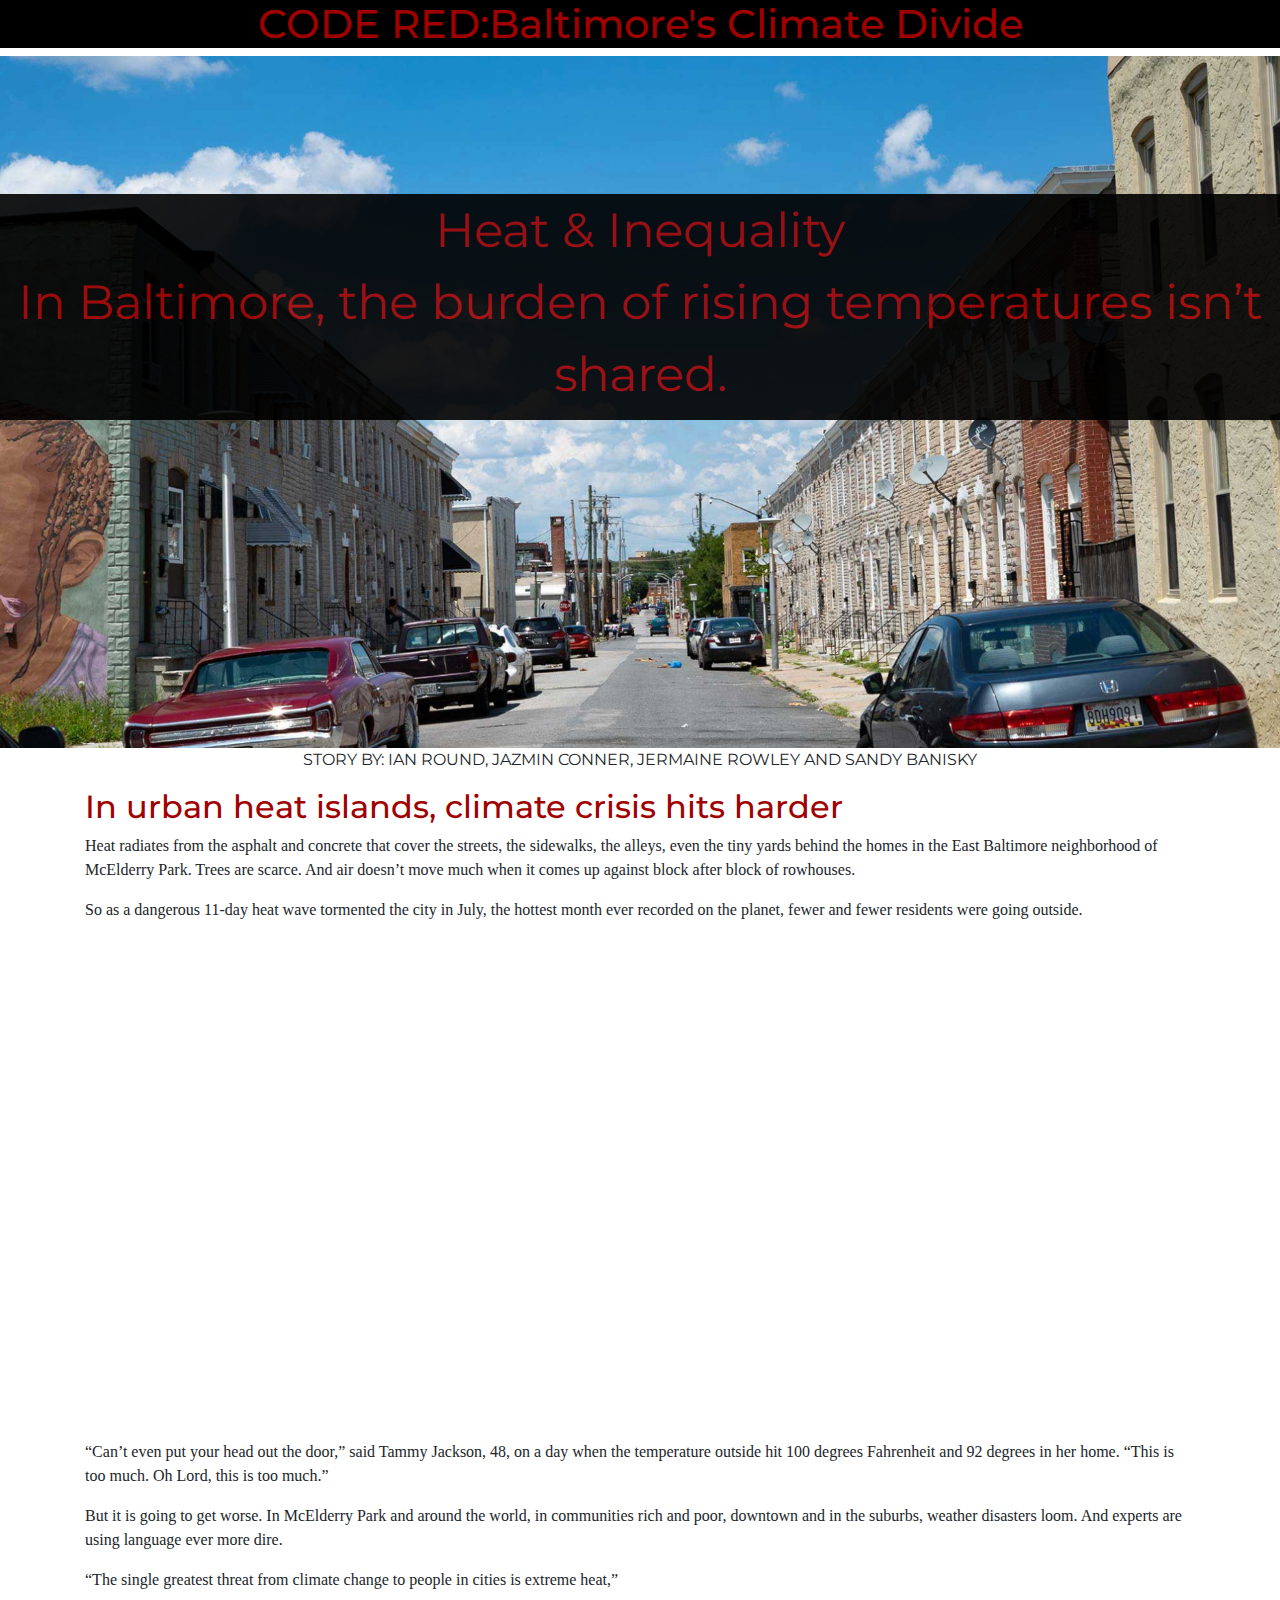
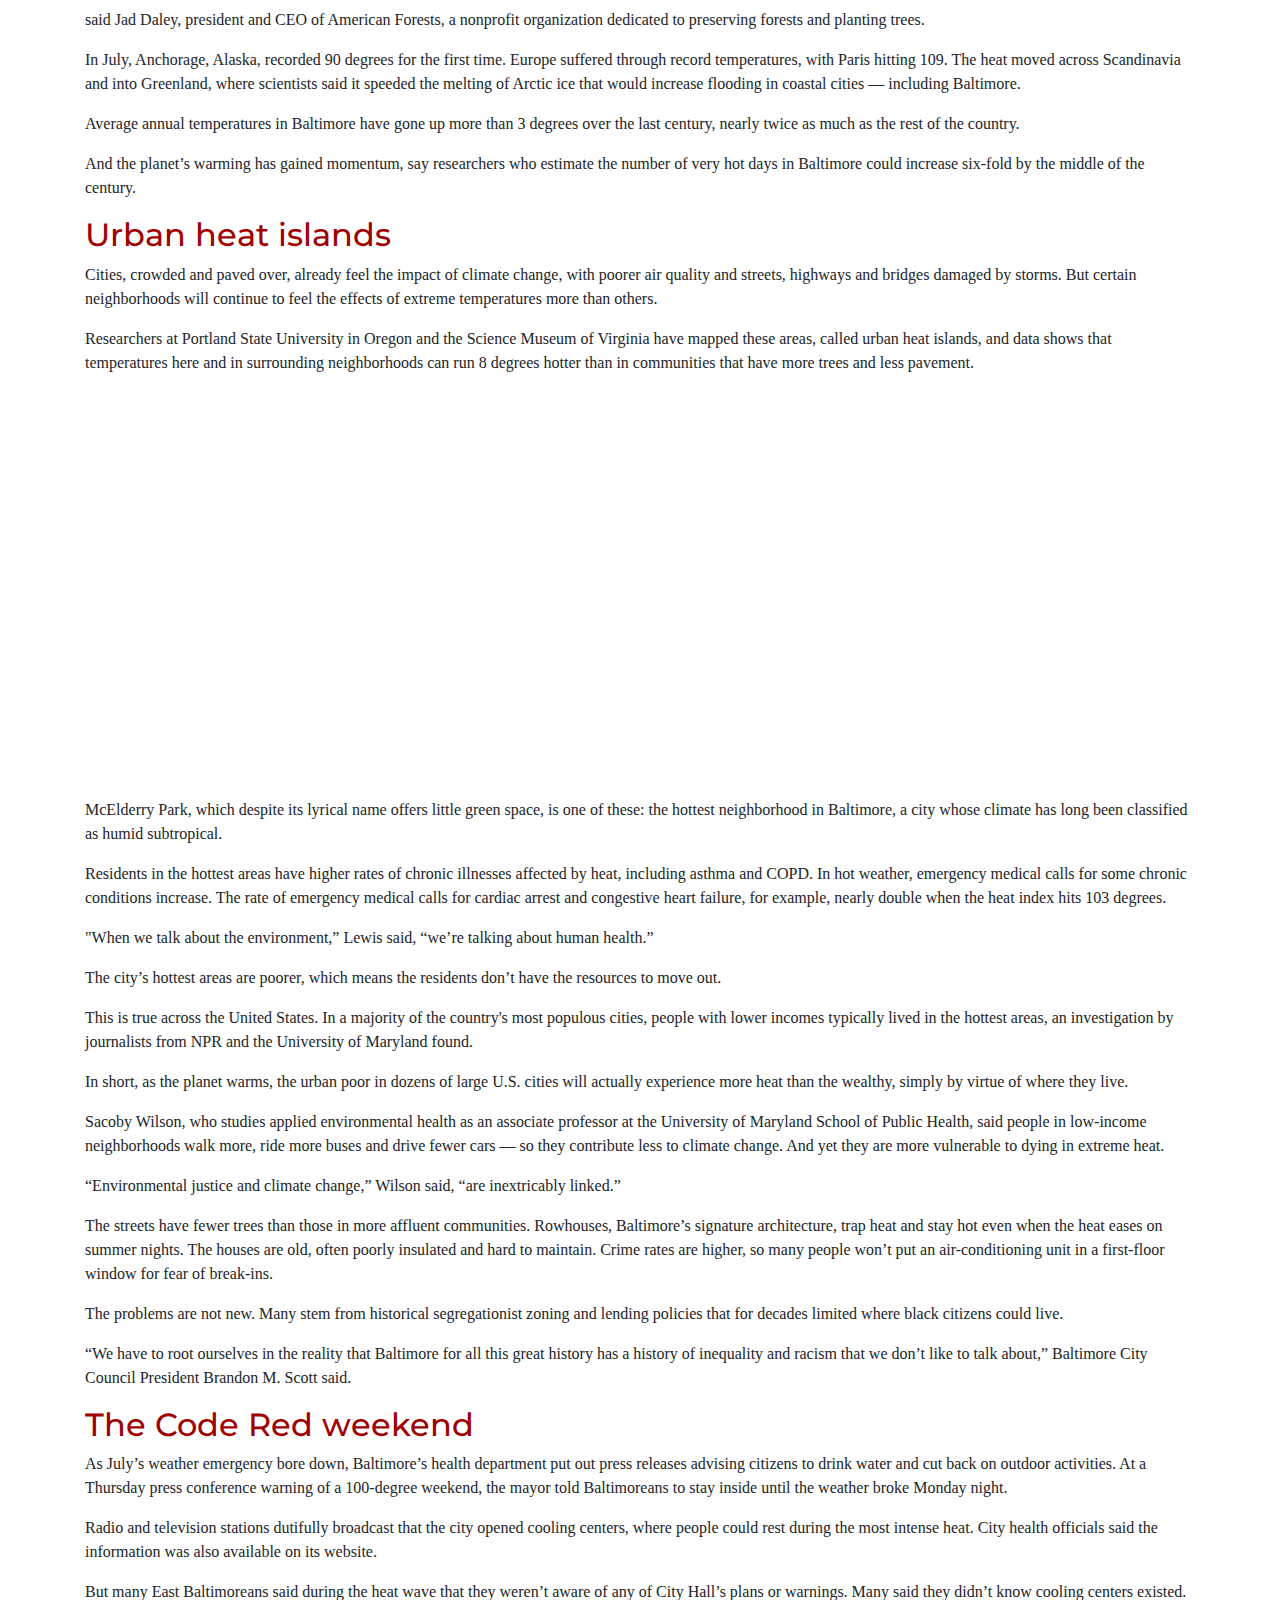
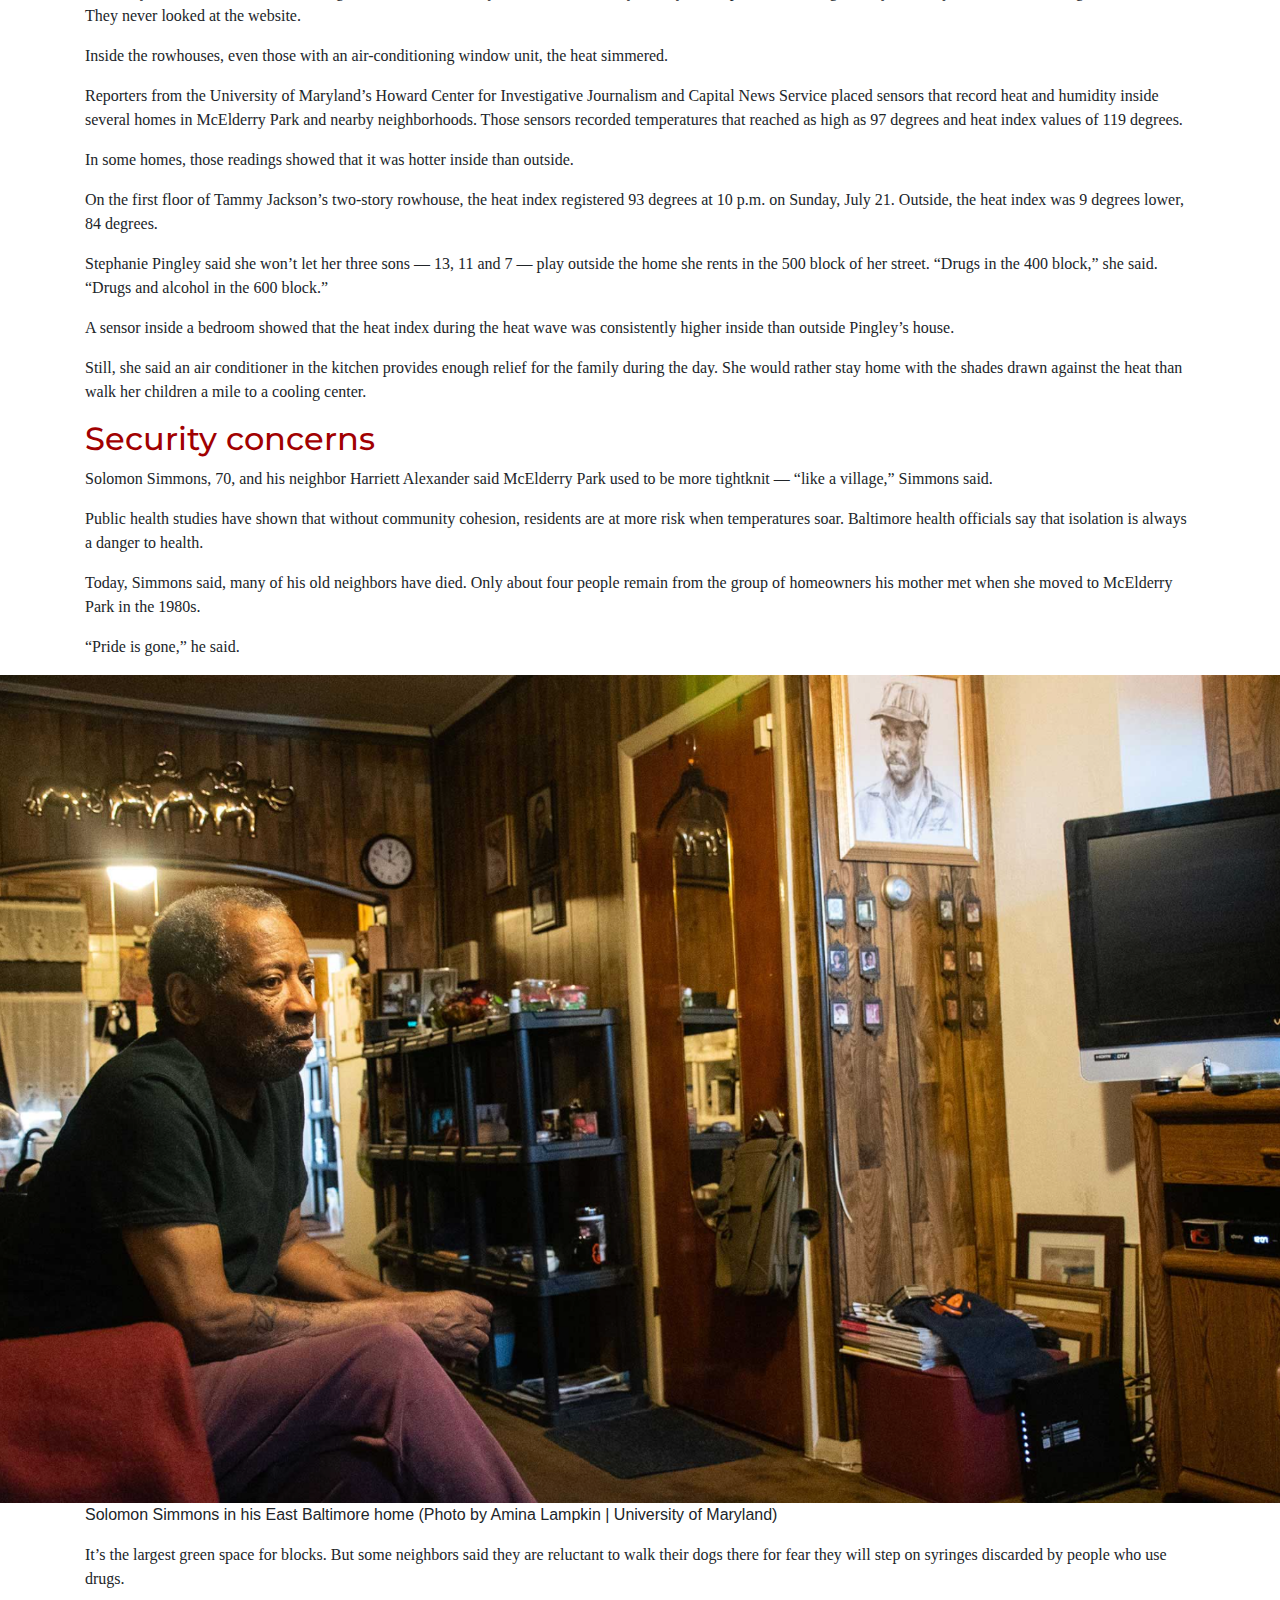
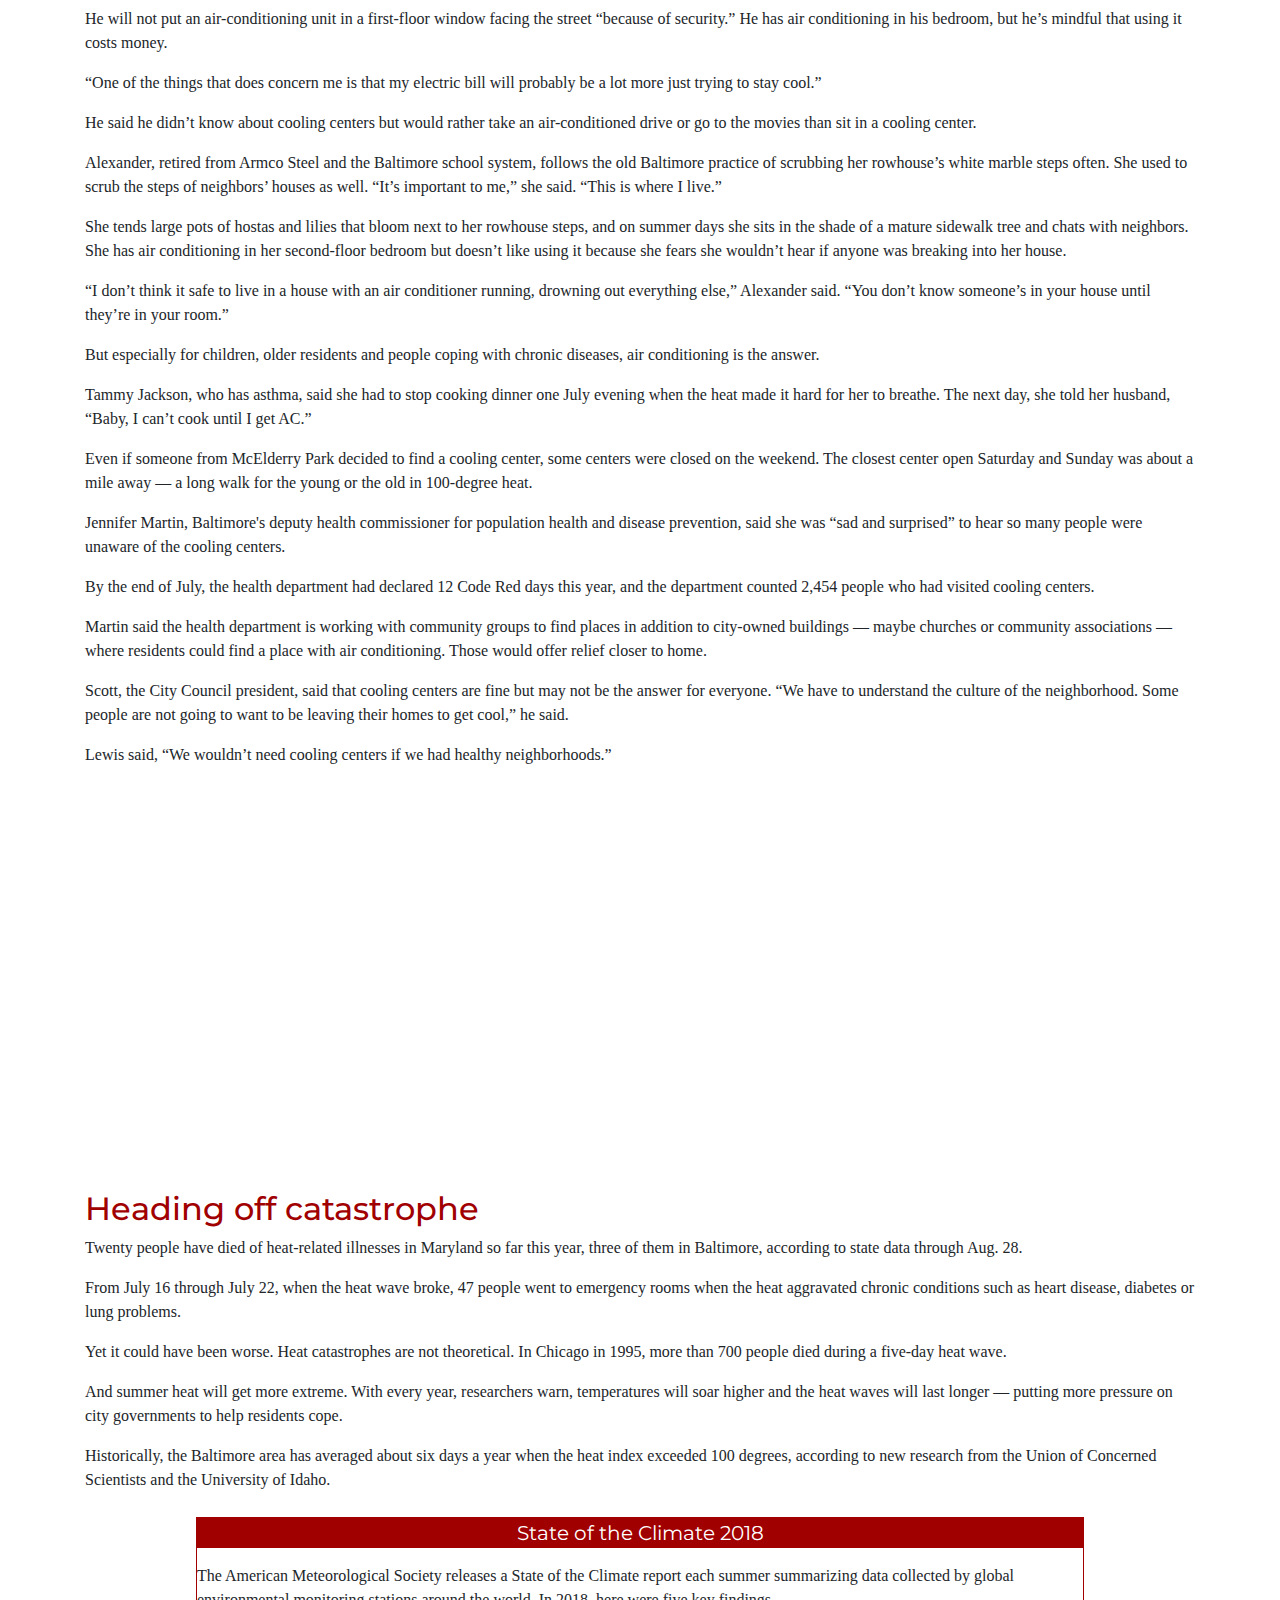
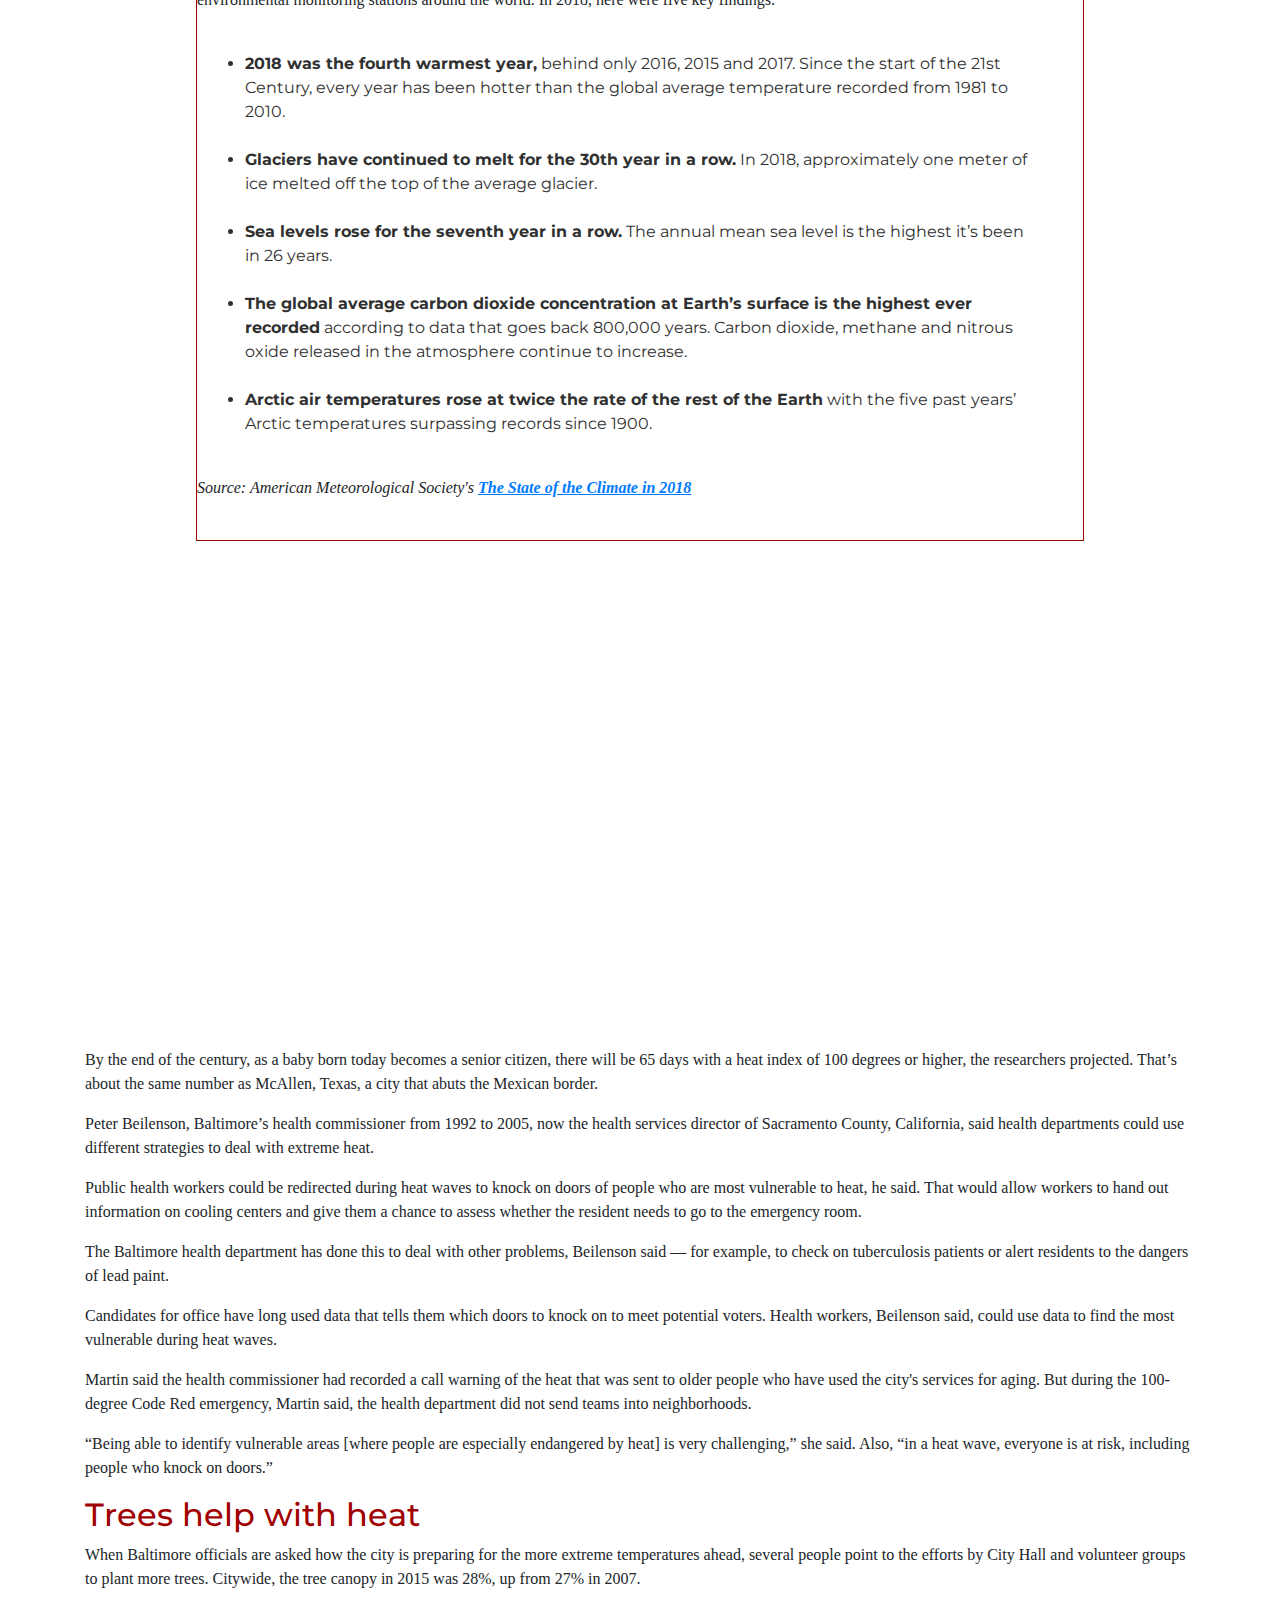
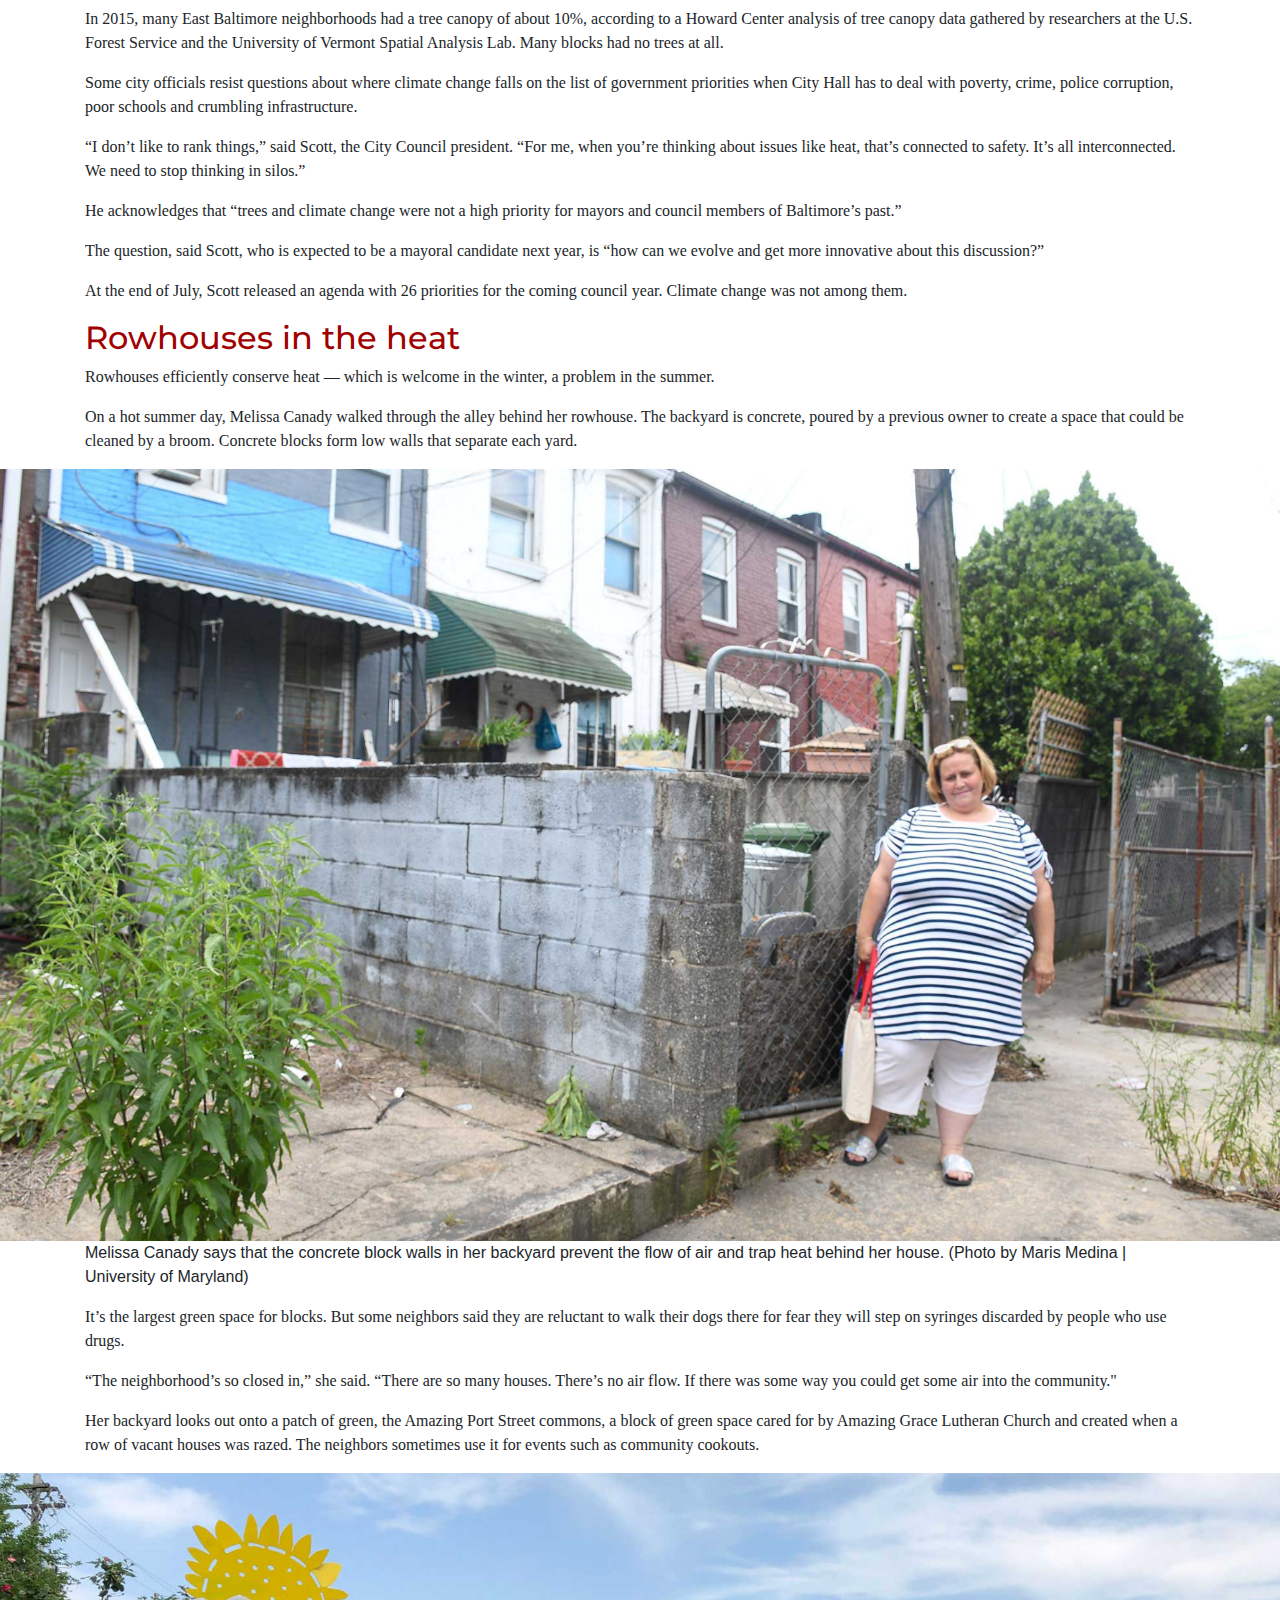
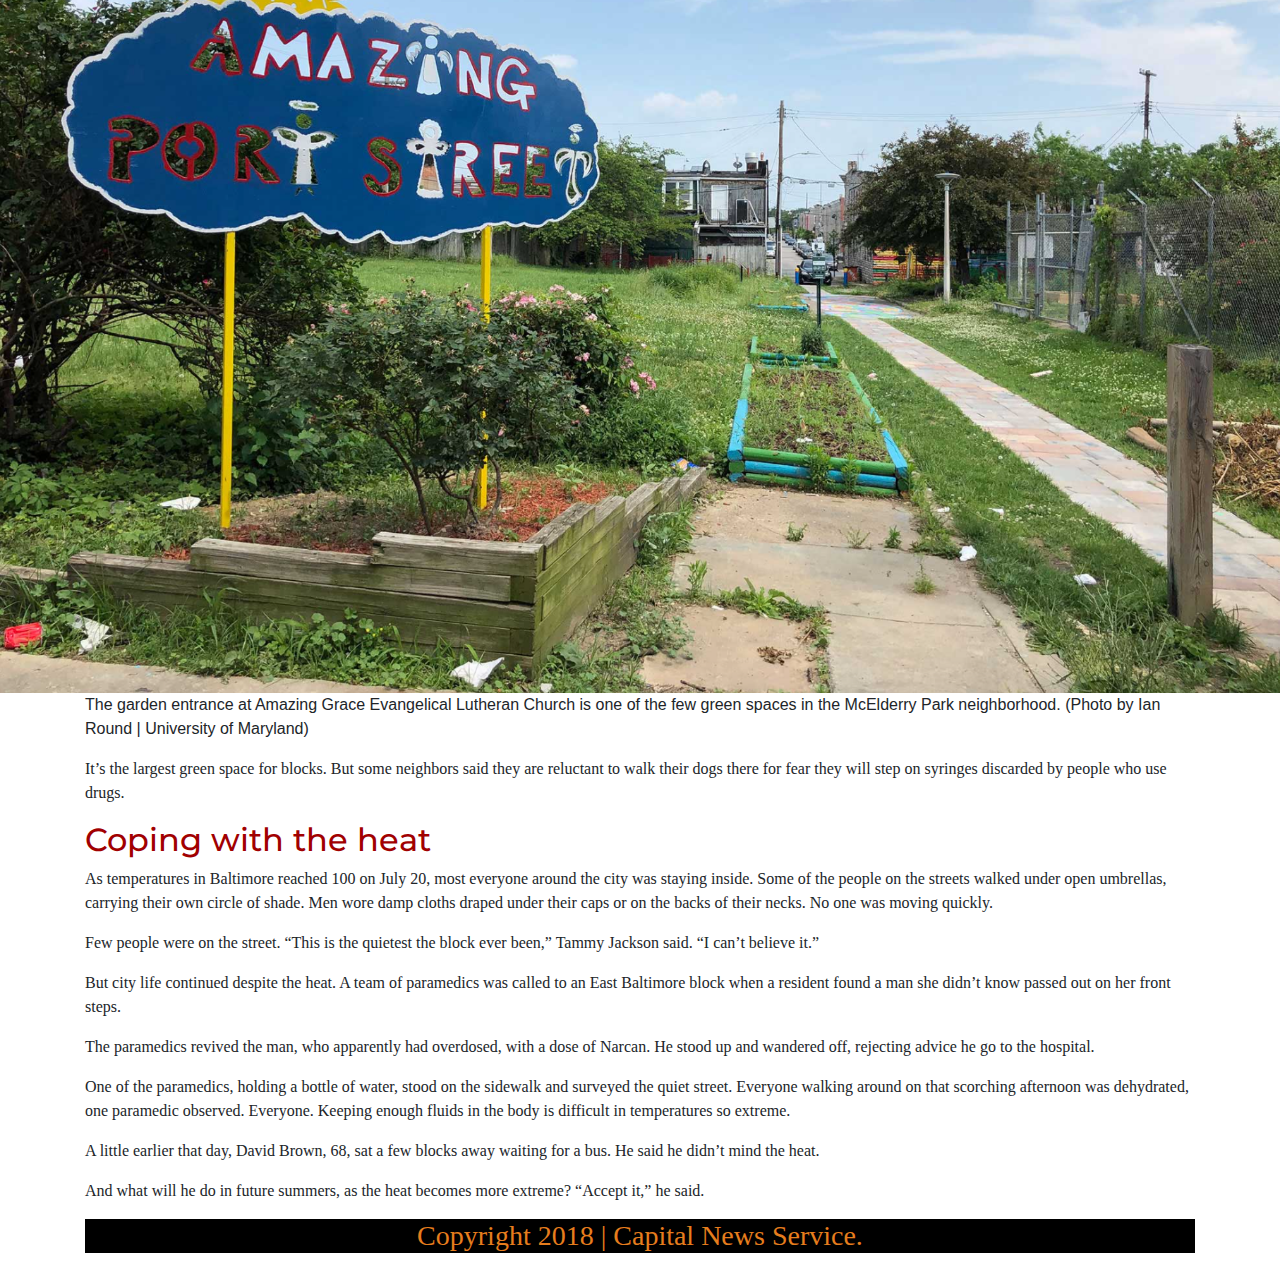
<file: climate-crisis-story/index.html>
<!doctype html>

<html lang="en">
<head>
  <meta charset="utf-8">
  <meta name="viewport" content="width=device-width, initial-scale=1, shrink-to-fit=no"


  <meta name="description" content="Merrill College of Journalsim, UMD">
  <meta name="author" content="Elizabeth Flood">

  <!--Bootstrap CSS -->
<link rel="stylesheet" href="https://stackpath.bootstrapcdn.com/bootstrap/4.4.1/css/bootstrap.min.css" integrity="sha384-Vkoo8x4CGsO3+Hhxv8T/Q5PaXtkKtu6ug5TOeNV6gBiFeWPGFN9MuhOf23Q9Ifjh" crossorigin="anonymous">

<!--My local stylesheet -->
  <link rel="stylesheet" type="text/css" href="style.css">

<!--Google Font Styles -->
  <link href="https://fonts.googleapis.com/css2?family=Montserrat:wght@300;400;700;800;900&display=swap" rel="stylesheet">


</head>

<body>

<!--Bootstrap NavBar start-->
<!--Bootstrap NavBar End-->
<h1 class id="title"width="100%">CODE RED:Baltimore's Climate Divide</h1>
<div class="hero-container">
  <img src="sonia-hug-streetview.png" class="hero-image"width=100%>
  <div class="overlay">
  <div class="hero-hed"> Heat & Inequality
  <div class="hero-sub">In Baltimore, the burden of rising temperatures isn’t shared.</div></div>
  </div>
</div>

<div class="container">
  <p id="byline">STORY BY: IAN ROUND, JAZMIN CONNER, JERMAINE ROWLEY AND SANDY BANISKY</p>
  <h2 id="subheading">In urban heat islands, climate crisis hits harder</h2>

  <p>Heat radiates from the asphalt and concrete that cover the streets, the sidewalks, the alleys, even the tiny yards behind the homes in the East Baltimore neighborhood of McElderry Park. Trees are scarce. And air doesn’t move much when it comes up against block after block of rowhouses.</p>

  <p>So as a dangerous 11-day heat wave tormented the city in July, the hottest month ever recorded on the planet, fewer and fewer residents were going outside.</p>

  <iframe title="Baltimore has more than its share of heat-related deaths in Maryland" aria-label="Grouped Bars" id="datawrapper-chart-UXmJl" src="https://datawrapper.dwcdn.net/UXmJl/2/" scrolling="no" frameborder="0" style="width: 0; min-width: 100% !important; border: none;" height="495"></iframe><script type="text/javascript">!function(){"use strict";window.addEventListener("message",(function(e){if(void 0!==e.data["datawrapper-height"]){var t=document.querySelectorAll("iframe");for(var a in e.data["datawrapper-height"])for(var r=0;r<t.length;r++){if(t[r].contentWindow===e.source)t[r].style.height=e.data["datawrapper-height"][a]+"px"}}}))}();
</script>
<aside class="pquote">
  <blockquote>
  <p>“Can’t even put your head out the door,” said Tammy Jackson, 48, on a day when the temperature outside hit 100 degrees Fahrenheit and 92 degrees in her home. “This is too much. Oh Lord, this is too much.”</p>
</blockquote>
</aside>

  <p>But it is going to get worse. In McElderry Park and around the world, in communities rich and poor, downtown and in the suburbs, weather disasters loom. And experts are using language ever more dire.</p>

  <p>“The single greatest threat from climate change to people in cities is extreme heat,” </p>

  <p>said Jad Daley, president and CEO of American Forests, a nonprofit organization dedicated to preserving forests and planting trees.</p>

  <p>In July, Anchorage, Alaska, recorded 90 degrees for the first time. Europe suffered through record temperatures, with Paris hitting 109. The heat moved across Scandinavia and into Greenland, where scientists said it speeded the melting of Arctic ice that would increase flooding in coastal cities — including Baltimore.</p>

  <p>Average annual temperatures in Baltimore have gone up more than 3 degrees over the last century, nearly twice as much as the rest of the country.</p>

  <p>And the planet’s warming has gained momentum, say researchers who estimate the number of very hot days in Baltimore could increase six-fold by the middle of the century.</p>

<h2 id="subheading">Urban heat islands</h2>

  <p>Cities, crowded and paved over, already feel the impact of climate change, with poorer air quality and streets, highways and bridges damaged by storms. But certain neighborhoods will continue to feel the effects of extreme temperatures more than others.</p>

  <p>Researchers at Portland State University in Oregon and the Science Museum of Virginia have mapped these areas, called urban heat islands, and data shows that temperatures here and in surrounding neighborhoods can run 8 degrees hotter than in communities that have more trees and less pavement.
  </p>

  <iframe title="Indoor and outdoor heat index during Baltimore heat wave, July 16-22, 2019[ Insert title here ]" aria-label="Interactive line chart" id="datawrapper-chart-4m36Y" src="https://datawrapper.dwcdn.net/4m36Y/2/" scrolling="no" frameborder="0" style="width: 0; min-width: 100% !important; border: none;" height="400"></iframe><script type="text/javascript">!function(){"use strict";window.addEventListener("message",(function(e){if(void 0!==e.data["datawrapper-height"]){var t=document.querySelectorAll("iframe");for(var a in e.data["datawrapper-height"])for(var r=0;r<t.length;r++){if(t[r].contentWindow===e.source)t[r].style.height=e.data["datawrapper-height"][a]+"px"}}}))}();
  </script>

  <p>McElderry Park, which despite its lyrical name offers little green space, is one of these: the hottest neighborhood in Baltimore, a city whose climate has long been classified as humid subtropical.</p>

  <p>Residents in the hottest areas have higher rates of chronic illnesses affected by heat, including asthma and COPD. In hot weather, emergency medical calls for some chronic conditions increase. The rate of emergency medical calls for cardiac arrest and congestive heart failure, for example, nearly double when the heat index hits 103 degrees.</p>

  <p>"When we talk about the environment,” Lewis said, “we’re talking about human health.”</p>

  <p>The city’s hottest areas are poorer, which means the residents don’t have the resources to move out.</p>

  <p>This is true across the United States. In a majority of the country's most populous cities, people with lower incomes typically lived in the hottest areas, an investigation by journalists from NPR and the University of Maryland found.</p>

  <p>In short, as the planet warms, the urban poor in dozens of large U.S. cities will actually experience more heat than the wealthy, simply by virtue of where they live.</p>

  <p>Sacoby Wilson, who studies applied environmental health as an associate professor at the University of Maryland School of Public Health, said people in low-income neighborhoods walk more, ride more buses and drive fewer cars — so they contribute less to climate change. And yet they are more vulnerable to dying in extreme heat.</p>

<aside class="pquote">
  <blockquote>
  <p>“Environmental justice and climate change,” Wilson said, “are inextricably linked.”</p>
</blockquote>
</aside>

  <p>The streets have fewer trees than those in more affluent communities. Rowhouses, Baltimore’s signature architecture, trap heat and stay hot even when the heat eases on summer nights. The houses are old, often poorly insulated and hard to maintain. Crime rates are higher, so many people won’t put an air-conditioning unit in a first-floor window for fear of break-ins.</p>

  <p>The problems are not new. Many stem from historical segregationist zoning and lending policies that for decades limited where black citizens could live.</p>

  <p>“We have to root ourselves in the reality that Baltimore for all this great history has a history of inequality and racism that we don’t like to talk about,” Baltimore City Council President Brandon M. Scott said.</p>

<h2 id="subheading">The Code Red weekend</h2>

  <p>As July’s weather emergency bore down, Baltimore’s health department put out press releases advising citizens to drink water and cut back on outdoor activities. At a Thursday press conference warning of a 100-degree weekend, the mayor told Baltimoreans to stay inside until the weather broke Monday night.
  </p>

  <p>Radio and television stations dutifully broadcast that the city opened cooling centers, where people could rest during the most intense heat. City health officials said the information was also available on its website.
  </p>

  <p>But many East Baltimoreans said during the heat wave that they weren’t aware of any of City Hall’s plans or warnings. Many said they didn’t know cooling centers existed. They never looked at the website.</p>

  <p>Inside the rowhouses, even those with an air-conditioning window unit, the heat simmered.</p>

  <p>Reporters from the University of Maryland’s Howard Center for Investigative Journalism and Capital News Service placed sensors that record heat and humidity inside several homes in McElderry Park and nearby neighborhoods. Those sensors recorded temperatures that reached as high as 97 degrees and heat index values of 119 degrees.</p>

  <p>In some homes, those readings showed that it was hotter inside than outside.</p>

  <p>On the first floor of Tammy Jackson’s two-story rowhouse, the heat index registered 93 degrees at 10 p.m. on Sunday, July 21. Outside, the heat index was 9 degrees lower, 84 degrees.</p>

  <p>Stephanie Pingley said she won’t let her three sons — 13, 11 and 7 — play outside the home she rents in the 500 block of her street. “Drugs in the 400 block,” she said. “Drugs and alcohol in the 600 block.”</p>

  <p>A sensor inside a bedroom showed that the heat index during the heat wave was consistently higher inside than outside Pingley’s house.</p>

  <p>Still, she said an air conditioner in the kitchen provides enough relief for the family during the day. She would rather stay home with the shades drawn against the heat than walk her children a mile to a cooling center.</p>

<h2 id="subheading">Security concerns</h2>

  <p>Solomon Simmons, 70, and his neighbor Harriett Alexander said McElderry Park used to be more tightknit — “like a village,” Simmons said.</p>

  <p>Public health studies have shown that without community cohesion, residents are at more risk when temperatures soar. Baltimore health officials say that isolation is always a danger to health.</p>

  <p>Today, Simmons said, many of his old neighbors have died. Only about four people remain from the group of homeowners his mother met when she moved to McElderry Park in the 1980s.</p>

  <p>“Pride is gone,” he said.</p>
</div>
<img src="solomon-simon.png"width="100%">
<div class="container">
  <figure>
  <figcaption>Solomon Simmons in his East Baltimore home (Photo by Amina Lampkin | University of Maryland)
  </figcaption>
  </figure>
  <p>It’s the largest green space for blocks. But some neighbors said they are reluctant to walk their dogs there for fear they will step on syringes discarded by people who use drugs.</p>

  <p>He will not put an air-conditioning unit in a first-floor window facing the street “because of security.” He has air conditioning in his bedroom, but he’s mindful that using it costs money.</p>

  <p>“One of the things that does concern me is that my electric bill will probably be a lot more just trying to stay cool.”</p>

  <p>He said he didn’t know about cooling centers but would rather take an air-conditioned drive or go to the movies than sit in a cooling center.</p>

  <p>Alexander, retired from Armco Steel and the Baltimore school system, follows the old Baltimore practice of scrubbing her rowhouse’s white marble steps often. She used to scrub the steps of neighbors’ houses as well. “It’s important to me,” she said. “This is where I live.”</p>

  <p>She tends large pots of hostas and lilies that bloom next to her rowhouse steps, and on summer days she sits in the shade of a mature sidewalk tree and chats with neighbors. She has air conditioning in her second-floor bedroom but doesn’t like using it because she fears she wouldn’t hear if anyone was breaking into her house.</p>

  <p>“I don’t think it safe to live in a house with an air conditioner running, drowning out everything else,” Alexander said. “You don’t know someone’s in your house until they’re in your room.”</p>

  <p>But especially for children, older residents and people coping with chronic diseases, air conditioning is the answer.</p>

  <p>Tammy Jackson, who has asthma, said she had to stop cooking dinner one July evening when the heat made it hard for her to breathe. The next day, she told her husband, “Baby, I can’t cook until I get AC.”</p>

  <p>Even if someone from McElderry Park decided to find a cooling center, some centers were closed on the weekend. The closest center open Saturday and Sunday was about a mile away — a long walk for the young or the old in 100-degree heat.</p>

  <p>Jennifer Martin, Baltimore's deputy health commissioner for population health and disease prevention, said she was “sad and surprised” to hear so many people were unaware of the cooling centers.</p>

  <p> By the end of July, the health department had declared 12 Code Red days this year, and the department counted 2,454 people who had visited cooling centers.</p>

  <p>Martin said the health department is working with community groups to find places in addition to city-owned buildings — maybe churches or community associations — where residents could find a place with air conditioning. Those would offer relief closer to home.</p>

  <p>Scott, the City Council president, said that cooling centers are fine but may not be the answer for everyone. “We have to understand the culture of the neighborhood. Some people are not going to want to be leaving their homes to get cool,” he said.</p>

<aside class="pquote">
  <blockquote>
  <p>Lewis said, “We wouldn’t need cooling centers if we had healthy neighborhoods.”</p>
</blockquote>
</aside>

  <iframe title="The relationship between summer temperature and poverty in Baltimore" aria-label="chart" id="datawrapper-chart-fwh1U" src="https://datawrapper.dwcdn.net/fwh1U/3/" scrolling="no" frameborder="0" style="width: 0; min-width: 100% !important; border: none;" height="400"></iframe><script type="text/javascript">!function(){"use strict";window.addEventListener("message",(function(e){if(void 0!==e.data["datawrapper-height"]){var t=document.querySelectorAll("iframe");for(var a in e.data["datawrapper-height"])for(var r=0;r<t.length;r++){if(t[r].contentWindow===e.source)t[r].style.height=e.data["datawrapper-height"][a]+"px"}}}))}();
</script>

<h2 id="subheading">Heading off catastrophe</h2>

  <p>Twenty people have died of heat-related illnesses in Maryland so far this year, three of them in Baltimore, according to state data through Aug. 28.</p>

  <p>From July 16 through July 22, when the heat wave broke, 47 people went to emergency rooms when the heat aggravated chronic conditions such as heart disease, diabetes or lung problems.</p>

  <p>Yet it could have been worse. Heat catastrophes are not theoretical. In Chicago in 1995, more than 700 people died during a five-day heat wave.</p>

  <p>And summer heat will get more extreme. With every year, researchers warn, temperatures will soar higher and the heat waves will last longer — putting more pressure on city governments to help residents cope.</p>

  <p>Historically, the Baltimore area has averaged about six days a year when the heat index exceeded 100 degrees, according to new research from the Union of Concerned Scientists and the University of Idaho.</p>

  <div class="text-box">
         <p class="text-box-title">State of the Climate 2018</p>
         <p class="text-box-intro-text">The American Meteorological Society releases a State of the Climate report each summer summarizing data collected by global environmental monitoring stations around the world. In 2018, here were five key findings.</p><br>
         <ol class="text-box-text" style="list-style-type:disc;">
           <li><b>2018 was the fourth warmest year,</b> behind only 2016, 2015 and 2017. Since the start of the 21st Century, every year has been hotter than the global average temperature recorded from 1981 to 2010.</li><br>
           <li><b>Glaciers have continued to melt for the 30th year in a row.</b> In 2018, approximately one meter of ice melted off the top of the average glacier.</li><br>
           <li><b>Sea levels rose for the seventh year in a row.</b> The annual mean sea level is the highest it’s been in 26 years.</li><br>
           <li><b>The global average carbon dioxide concentration at Earth’s surface is the highest ever recorded</b> according to data that goes back 800,000 years. Carbon dioxide, methane and nitrous oxide released in the atmosphere continue to increase.</li><br>
           <li><b>Arctic air temperatures rose at twice the rate of the rest of the Earth</b> with the five past years’ Arctic temperatures surpassing records since 1900.</li>
         </ol><br>
         <p class="text-box-source-text"><i>Source: American Meteorological Society's <a href="https://www.ametsoc.org/ams/index.cfm/publications/bulletin-of-the-american-meteorological-society-bams/state-of-the-climate/" style="text-decoration: underline;"><b>The State of the Climate in 2018</b></a></i></p><br>
       </div><br>

  <iframe title="Projected number of extreme heat events in Maryland for the year 2040" aria-label="Map" id="datawrapper-chart-GneVn" src="https://datawrapper.dwcdn.net/GneVn/2/" scrolling="no" frameborder="0" style="width: 0; min-width: 100% !important; border: none;" height="451"></iframe><script type="text/javascript">!function(){"use strict";window.addEventListener("message",(function(e){if(void 0!==e.data["datawrapper-height"]){var t=document.querySelectorAll("iframe");for(var a in e.data["datawrapper-height"])for(var r=0;r<t.length;r++){if(t[r].contentWindow===e.source)t[r].style.height=e.data["datawrapper-height"][a]+"px"}}}))}();
</script>

  <p>By the end of the century, as a baby born today becomes a senior citizen, there will be 65 days with a heat index of 100 degrees or higher, the researchers projected. That’s about the same number as McAllen, Texas, a city that abuts the Mexican border.</p>

  <p>Peter Beilenson, Baltimore’s health commissioner from 1992 to 2005, now the health services director of Sacramento County, California, said health departments could use different strategies to deal with extreme heat.</p>

  <p>Public health workers could be redirected during heat waves to knock on doors of people who are most vulnerable to heat, he said. That would allow workers to hand out information on cooling centers and give them a chance to assess whether the resident needs to go to the emergency room.</p>

  <p>The Baltimore health department has done this to deal with other problems, Beilenson said — for example, to check on tuberculosis patients or alert residents to the dangers of lead paint.</p>

  <p>Candidates for office have long used data that tells them which doors to knock on to meet potential voters. Health workers, Beilenson said, could use data to find the most vulnerable during heat waves.</p>

  <p>Martin said the health commissioner had recorded a call warning of the heat that was sent to older people who have used the city's services for aging. But during the 100-degree Code Red emergency, Martin said, the health department did not send teams into neighborhoods.</p>

  <p>“Being able to identify vulnerable areas [where people are especially endangered by heat] is very challenging,” she said. Also, “in a heat wave, everyone is at risk, including people who knock on doors.”</p>

<h2 id="subheading">Trees help with heat</h2>

  <p>When Baltimore officials are asked how the city is preparing for the more extreme temperatures ahead, several people point to the efforts by City Hall and volunteer groups to plant more trees. Citywide, the tree canopy in 2015 was 28%, up from 27% in 2007.</p>

  <p>In 2015, many East Baltimore neighborhoods had a tree canopy of about 10%, according to a Howard Center analysis of tree canopy data gathered by researchers at the U.S. Forest Service and the University of Vermont Spatial Analysis Lab. Many blocks had no trees at all.</p>

  <p>Some city officials resist questions about where climate change falls on the list of government priorities when City Hall has to deal with poverty, crime, police corruption, poor schools and crumbling infrastructure.</p>

  <p>“I don’t like to rank things,” said Scott, the City Council president. “For me, when you’re thinking about issues like heat, that’s connected to safety. It’s all interconnected. We need to stop thinking in silos.”</p>

  <p>He acknowledges that “trees and climate change were not a high priority for mayors and council members of Baltimore’s past.”</p>

  <p>The question, said Scott, who is expected to be a mayoral candidate next year, is “how can we evolve and get more innovative about this discussion?”</p>

  <p>At the end of July, Scott released an agenda with 26 priorities for the coming council year. Climate change was not among them.</p>

<h2 id="subheading">Rowhouses in the heat</h2>

  <p>Rowhouses efficiently conserve heat — which is welcome in the winter, a problem in the summer.</p>

  <p>On a hot summer day, Melissa Canady walked through the alley behind her rowhouse. The backyard is concrete, poured by a previous owner to create a space that could be cleaned by a broom. Concrete blocks form low walls that separate each yard.</p>
</div>
<img src="melissa-candy.png"width="100%">
<div class="container">
  <figure>
  <figcaption>Melissa Canady says that the concrete block walls in her backyard prevent the flow of air and trap heat behind her house. (Photo by Maris Medina | University of Maryland)
  </figcaption>
  </figure>
  <p>It’s the largest green space for blocks. But some neighbors said they are reluctant to walk their dogs there for fear they will step on syringes discarded by people who use drugs.</p>
  <p>“The neighborhood’s so closed in,” she said. “There are so many houses. There’s no air flow. If there was some way you could get some air into the community."</p>

  <p>Her backyard looks out onto a patch of green, the Amazing Port Street commons, a block of green space cared for by Amazing Grace Lutheran Church and created when a row of vacant houses was razed. The neighbors sometimes use it for events such as community cookouts.</p>
</div>
<img src="amazing-grace-garden.png"width="100%">
<div class="container">
  <figure>
  <figcaption>The garden entrance at Amazing Grace Evangelical Lutheran Church is one of the few green spaces in the McElderry Park neighborhood. (Photo by Ian Round | University of Maryland)
  </figcaption>
  </figure>
  <p>It’s the largest green space for blocks. But some neighbors said they are reluctant to walk their dogs there for fear they will step on syringes discarded by people who use drugs.</p>

<h2 id="subheading">Coping with the heat</h2>

  <p>As temperatures in Baltimore reached 100 on July 20, most everyone around the city was staying inside. Some of the people on the streets walked under open umbrellas, carrying their own circle of shade. Men wore damp cloths draped under their caps or on the backs of their necks. No one was moving quickly.</p>

  <p>Few people were on the street. “This is the quietest the block ever been,” Tammy Jackson said. “I can’t believe it.”</p>

  <p>But city life continued despite the heat. A team of paramedics was called to an East Baltimore block when a resident found a man she didn’t know passed out on her front steps.</p>

  <p>The paramedics revived the man, who apparently had overdosed, with a dose of Narcan. He stood up and wandered off, rejecting advice he go to the hospital.</p>

  <p>One of the paramedics, holding a bottle of water, stood on the sidewalk and surveyed the quiet street. Everyone walking around on that scorching afternoon was dehydrated, one paramedic observed. Everyone. Keeping enough fluids in the body is difficult in temperatures so extreme.</p>

  <p>A little earlier that day, David Brown, 68, sat a few blocks away waiting for a bus. He said he didn’t mind the heat.</p>

<p>And what will he do in future summers, as the heat becomes more extreme?
“Accept it,” he said.</p>
<!-- This is my footer -->
<h3 id="footer">Copyright 2018 | Capital News Service.</h3>

</div>
<!-- jQuery first, then Popper.js, then Bootstrap.js -->
<script src="https://code.jquery.com/jquery-3.4.1.slim.min.js" integrity="sha384-J6qa4849blE2+poT4WnyKhv5vZF5SrPo0iEjwBvKU7imGFAV0wwj1yYfoRSJoZ+n" crossorigin="anonymous"></script>
<script src="https://cdn.jsdelivr.net/npm/popper.js@1.16.0/dist/umd/popper.min.js" integrity="sha384-Q6E9RHvbIyZFJoft+2mJbHaEWldlvI9IOYy5n3zV9zzTtmI3UksdQRVvoxMfooAo" crossorigin="anonymous"></script>
<script src="https://stackpath.bootstrapcdn.com/bootstrap/4.4.1/js/bootstrap.min.js" integrity="sha384-wfSDF2E50Y2D1uUdj0O3uMBJnjuUD4Ih7YwaYd1iqfktj0Uod8GCExl3Og8ifwB6" crossorigin="anonymous"></script>
</body>

</html>
</file>
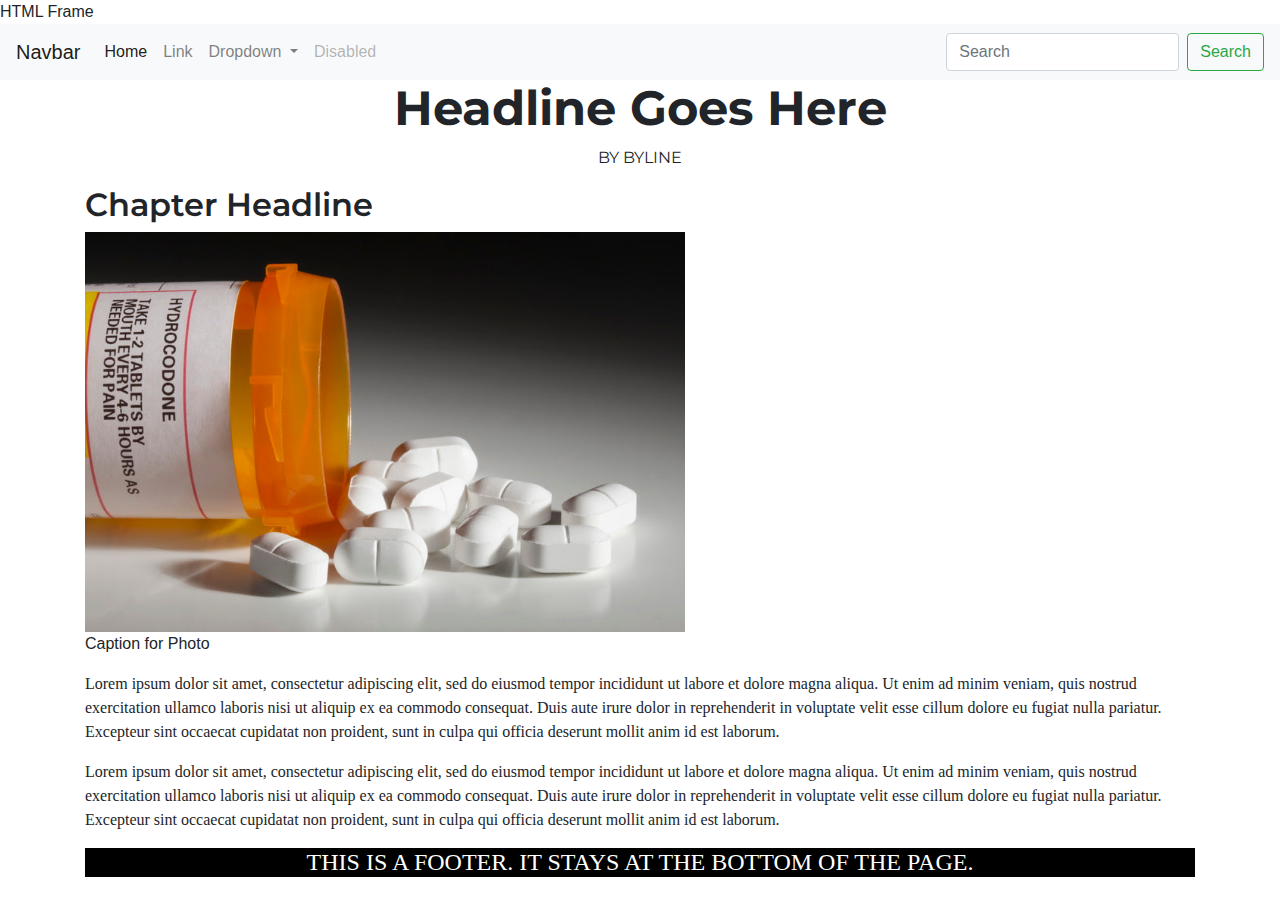
<file: html-frame/index.html>
<!doctype html>

<html lang="en">
<head>
  <meta charset="utf-8">
  <meta name="viewport" content="width=device-width, initial-scale=1, shrink-to-fit=no"

  <title>HTML Frame</title>
  <meta name="description" content="Merrill College of Journalsim, UMD">
  <meta name="author" content="Elizabeth Flood">

  <!--Bootstrap CSS -->
<link rel="stylesheet" href="https://stackpath.bootstrapcdn.com/bootstrap/4.4.1/css/bootstrap.min.css" integrity="sha384-Vkoo8x4CGsO3+Hhxv8T/Q5PaXtkKtu6ug5TOeNV6gBiFeWPGFN9MuhOf23Q9Ifjh" crossorigin="anonymous">

<!--My local stylesheet -->
  <link rel="stylesheet" type="text/css" href="style.css">

<!--Google Font Styles -->
  <link href="https://fonts.googleapis.com/css2?family=Montserrat:wght@300;400;700;800;900&display=swap" rel="stylesheet">


</head>

<body>

<!--Bootstrap NavBar start-->
<nav class="navbar navbar-expand-lg navbar-light bg-light">
  <a class="navbar-brand" href="#">Navbar</a>
  <button class="navbar-toggler" type="button" data-toggle="collapse" data-target="#navbarSupportedContent" aria-controls="navbarSupportedContent" aria-expanded="false" aria-label="Toggle navigation">
    <span class="navbar-toggler-icon"></span>
  </button>

  <div class="collapse navbar-collapse" id="navbarSupportedContent">
    <ul class="navbar-nav mr-auto">
      <li class="nav-item active">
        <a class="nav-link" href="#">Home <span class="sr-only">(current)</span></a>
      </li>
      <li class="nav-item">
        <a class="nav-link" href="#">Link</a>
      </li>
      <li class="nav-item dropdown">
        <a class="nav-link dropdown-toggle" href="#" id="navbarDropdown" role="button" data-toggle="dropdown" aria-haspopup="true" aria-expanded="false">
          Dropdown
        </a>
        <div class="dropdown-menu" aria-labelledby="navbarDropdown">
          <a class="dropdown-item" href="#">Action</a>
          <a class="dropdown-item" href="#">Another action</a>
          <div class="dropdown-divider"></div>
          <a class="dropdown-item" href="#">Something else here</a>
        </div>
      </li>
      <li class="nav-item">
        <a class="nav-link disabled" href="#" tabindex="-1" aria-disabled="true">Disabled</a>
      </li>
    </ul>
    <form class="form-inline my-2 my-lg-0">
      <input class="form-control mr-sm-2" type="search" placeholder="Search" aria-label="Search">
      <button class="btn btn-outline-success my-2 my-sm-0" type="submit">Search</button>
    </form>
  </div>
</nav>
<!--Bootstrap NavBar End-->

<div class="container">
  <h1 id="headline">Headline Goes Here</h1>
  <p id="byline">By Byline</p>
  <h2 id="chapter-headline">Chapter Headline</h2>
  <img src="opion-final-proj-picture.jpeg"width="600px">

  <figure>
  <figcaption>Caption for Photo</figcaption>
</figure>

  <p>Lorem ipsum dolor sit amet, consectetur adipiscing elit, sed do eiusmod tempor incididunt ut labore et dolore magna aliqua. Ut enim ad minim veniam, quis nostrud exercitation ullamco laboris nisi ut aliquip ex ea commodo consequat. Duis aute irure dolor in reprehenderit in voluptate velit esse cillum dolore eu fugiat nulla pariatur. Excepteur sint occaecat cupidatat non proident, sunt in culpa qui officia deserunt mollit anim id est laborum.</p>

  <p>Lorem ipsum dolor sit amet, consectetur adipiscing elit, sed do eiusmod tempor incididunt ut labore et dolore magna aliqua. Ut enim ad minim veniam, quis nostrud exercitation ullamco laboris nisi ut aliquip ex ea commodo consequat. Duis aute irure dolor in reprehenderit in voluptate velit esse cillum dolore eu fugiat nulla pariatur. Excepteur sint occaecat cupidatat non proident, sunt in culpa qui officia deserunt mollit anim id est laborum.</p>


<h3 id="footer">This is a footer. It stays at the bottom of the page.</h3>



</div>
<!-- jQuery first, then Popper.js, then Bootstrap.js -->
<script src="https://code.jquery.com/jquery-3.4.1.slim.min.js" integrity="sha384-J6qa4849blE2+poT4WnyKhv5vZF5SrPo0iEjwBvKU7imGFAV0wwj1yYfoRSJoZ+n" crossorigin="anonymous"></script>
<script src="https://cdn.jsdelivr.net/npm/popper.js@1.16.0/dist/umd/popper.min.js" integrity="sha384-Q6E9RHvbIyZFJoft+2mJbHaEWldlvI9IOYy5n3zV9zzTtmI3UksdQRVvoxMfooAo" crossorigin="anonymous"></script>
<script src="https://stackpath.bootstrapcdn.com/bootstrap/4.4.1/js/bootstrap.min.js" integrity="sha384-wfSDF2E50Y2D1uUdj0O3uMBJnjuUD4Ih7YwaYd1iqfktj0Uod8GCExl3Og8ifwB6" crossorigin="anonymous"></script>
</body>

</html>
</file>
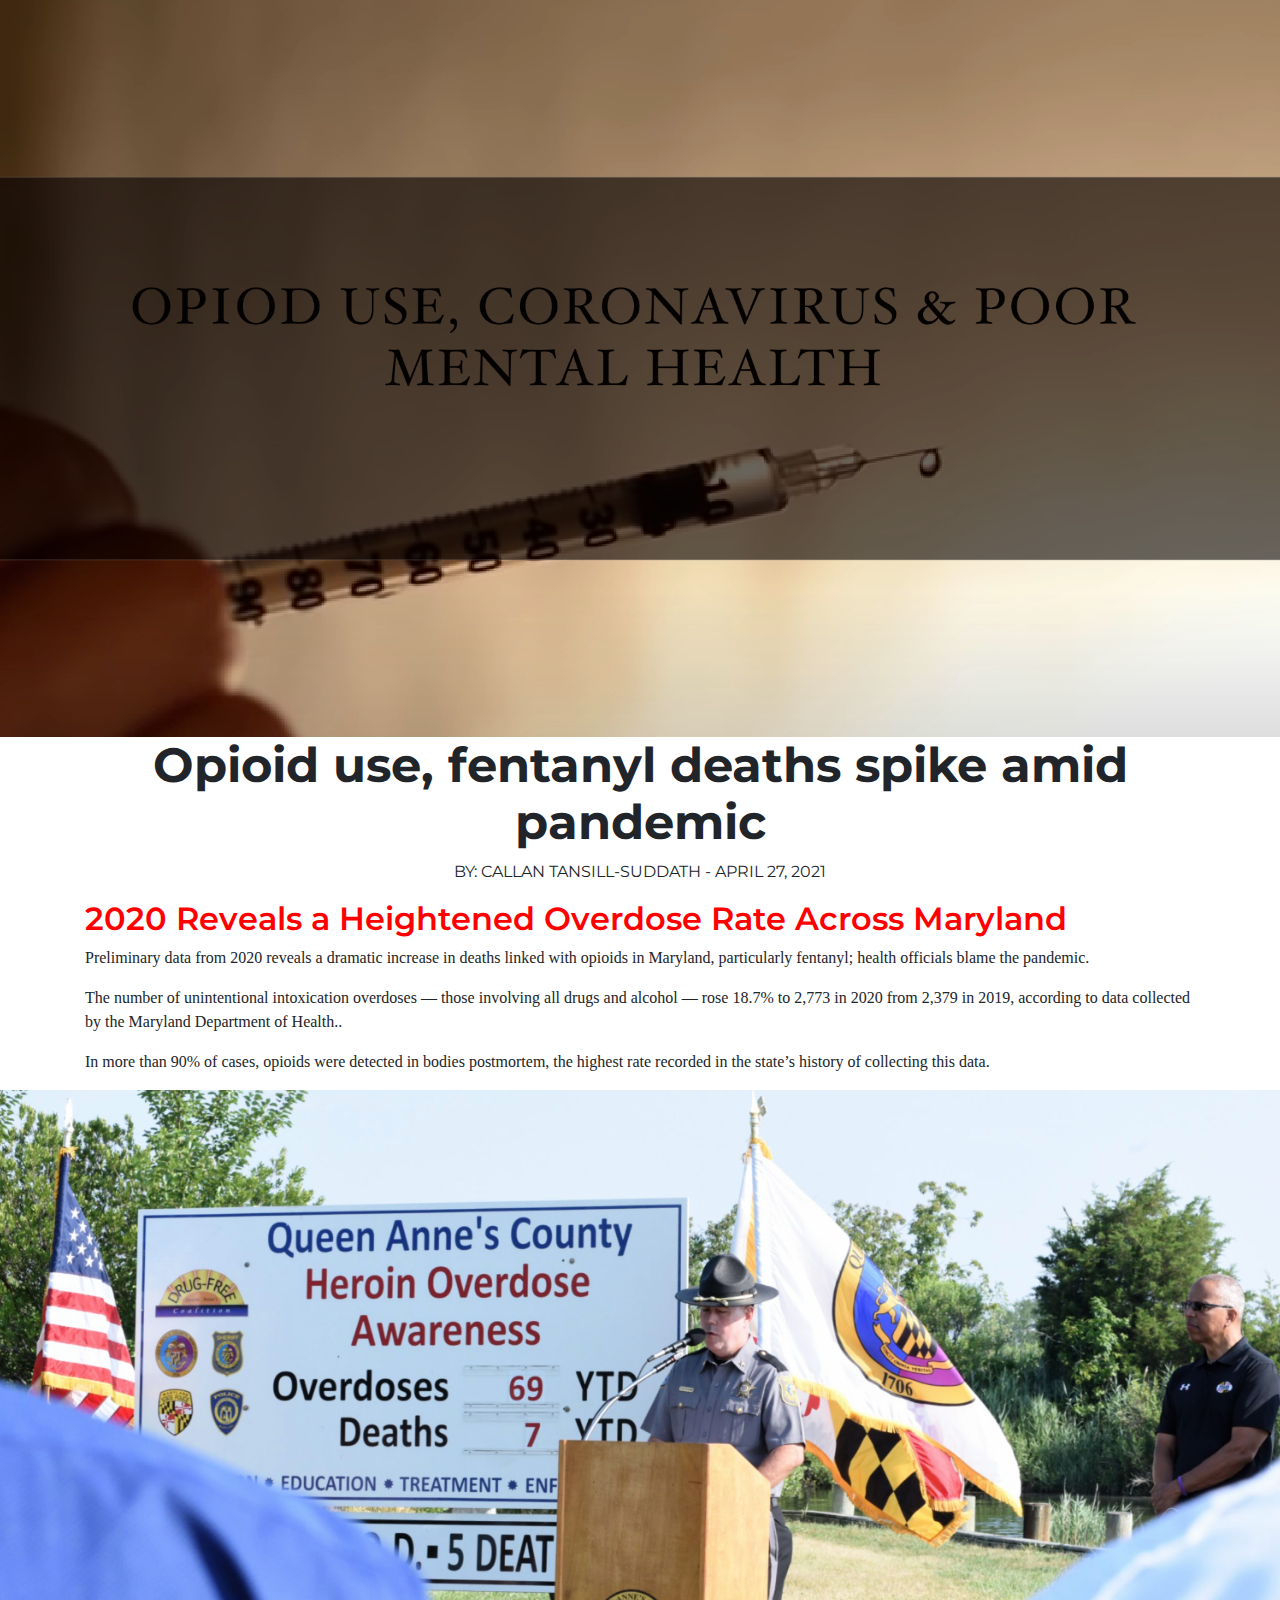
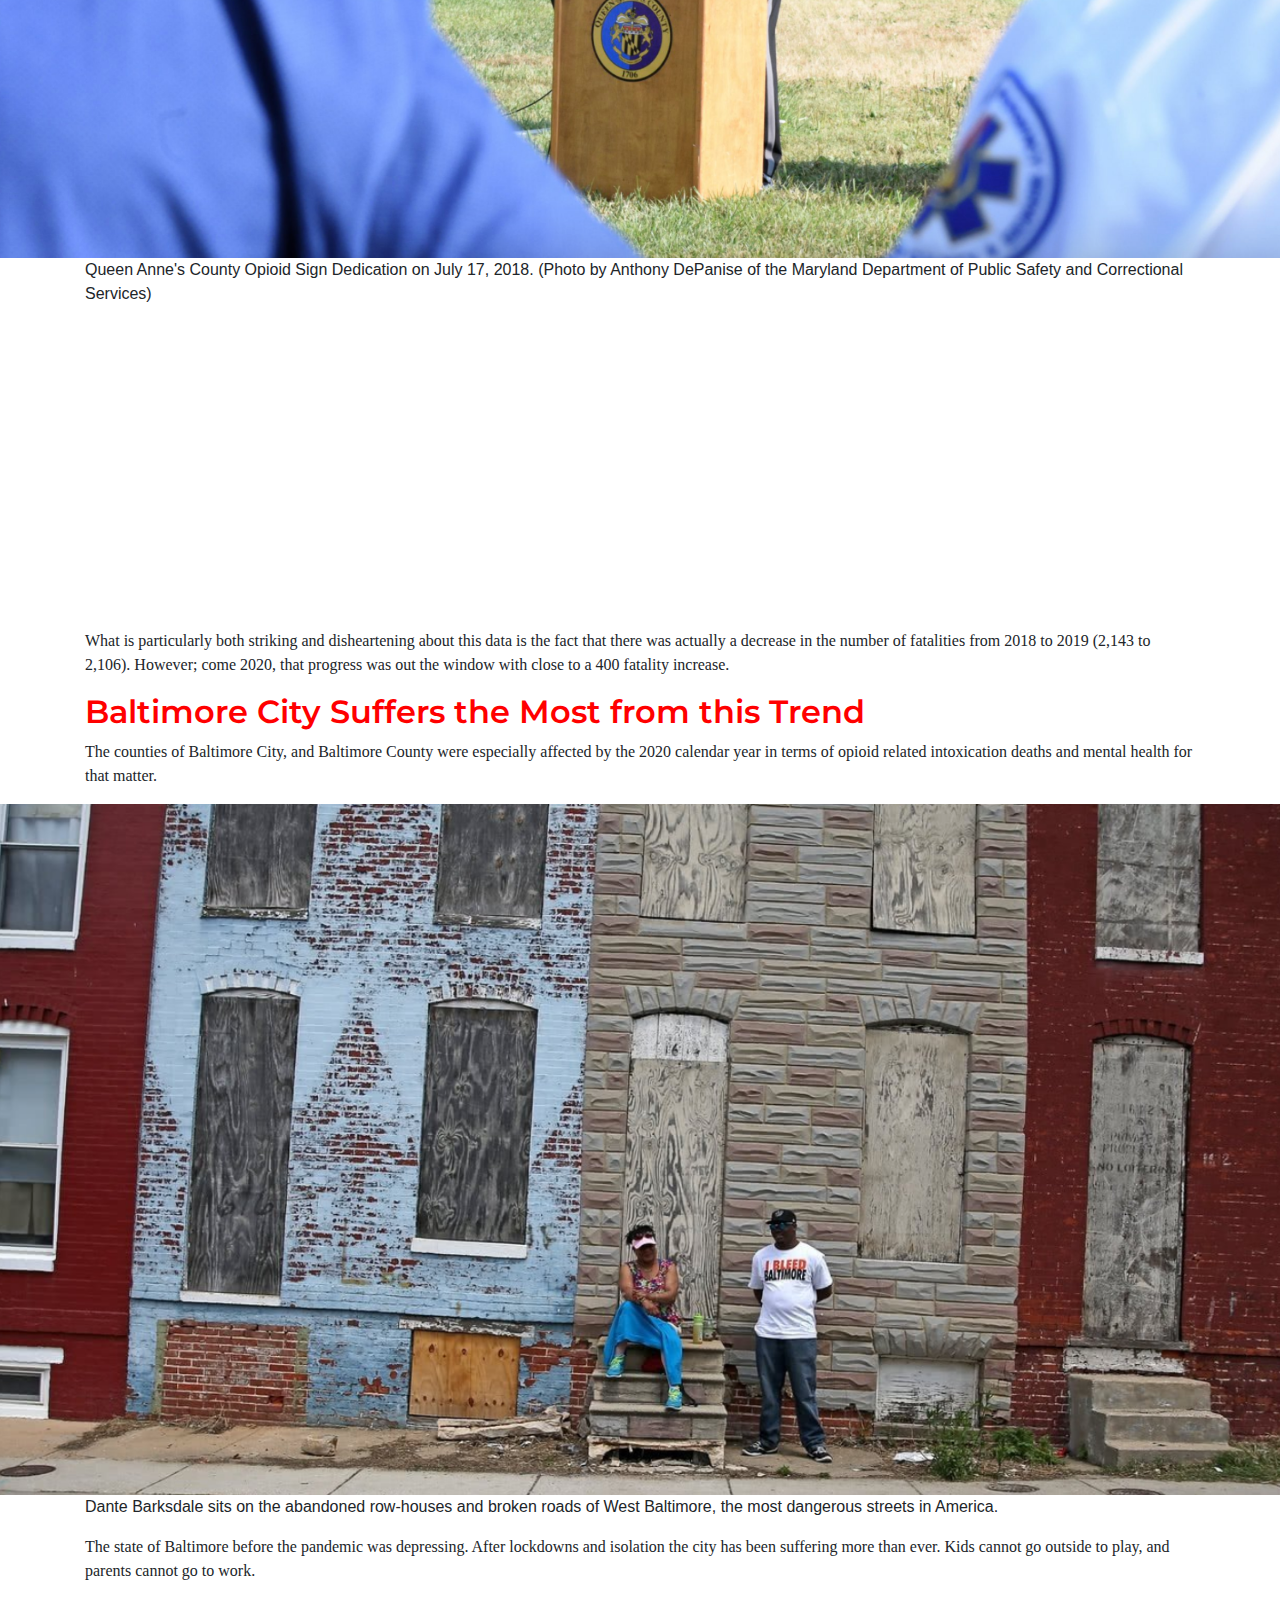
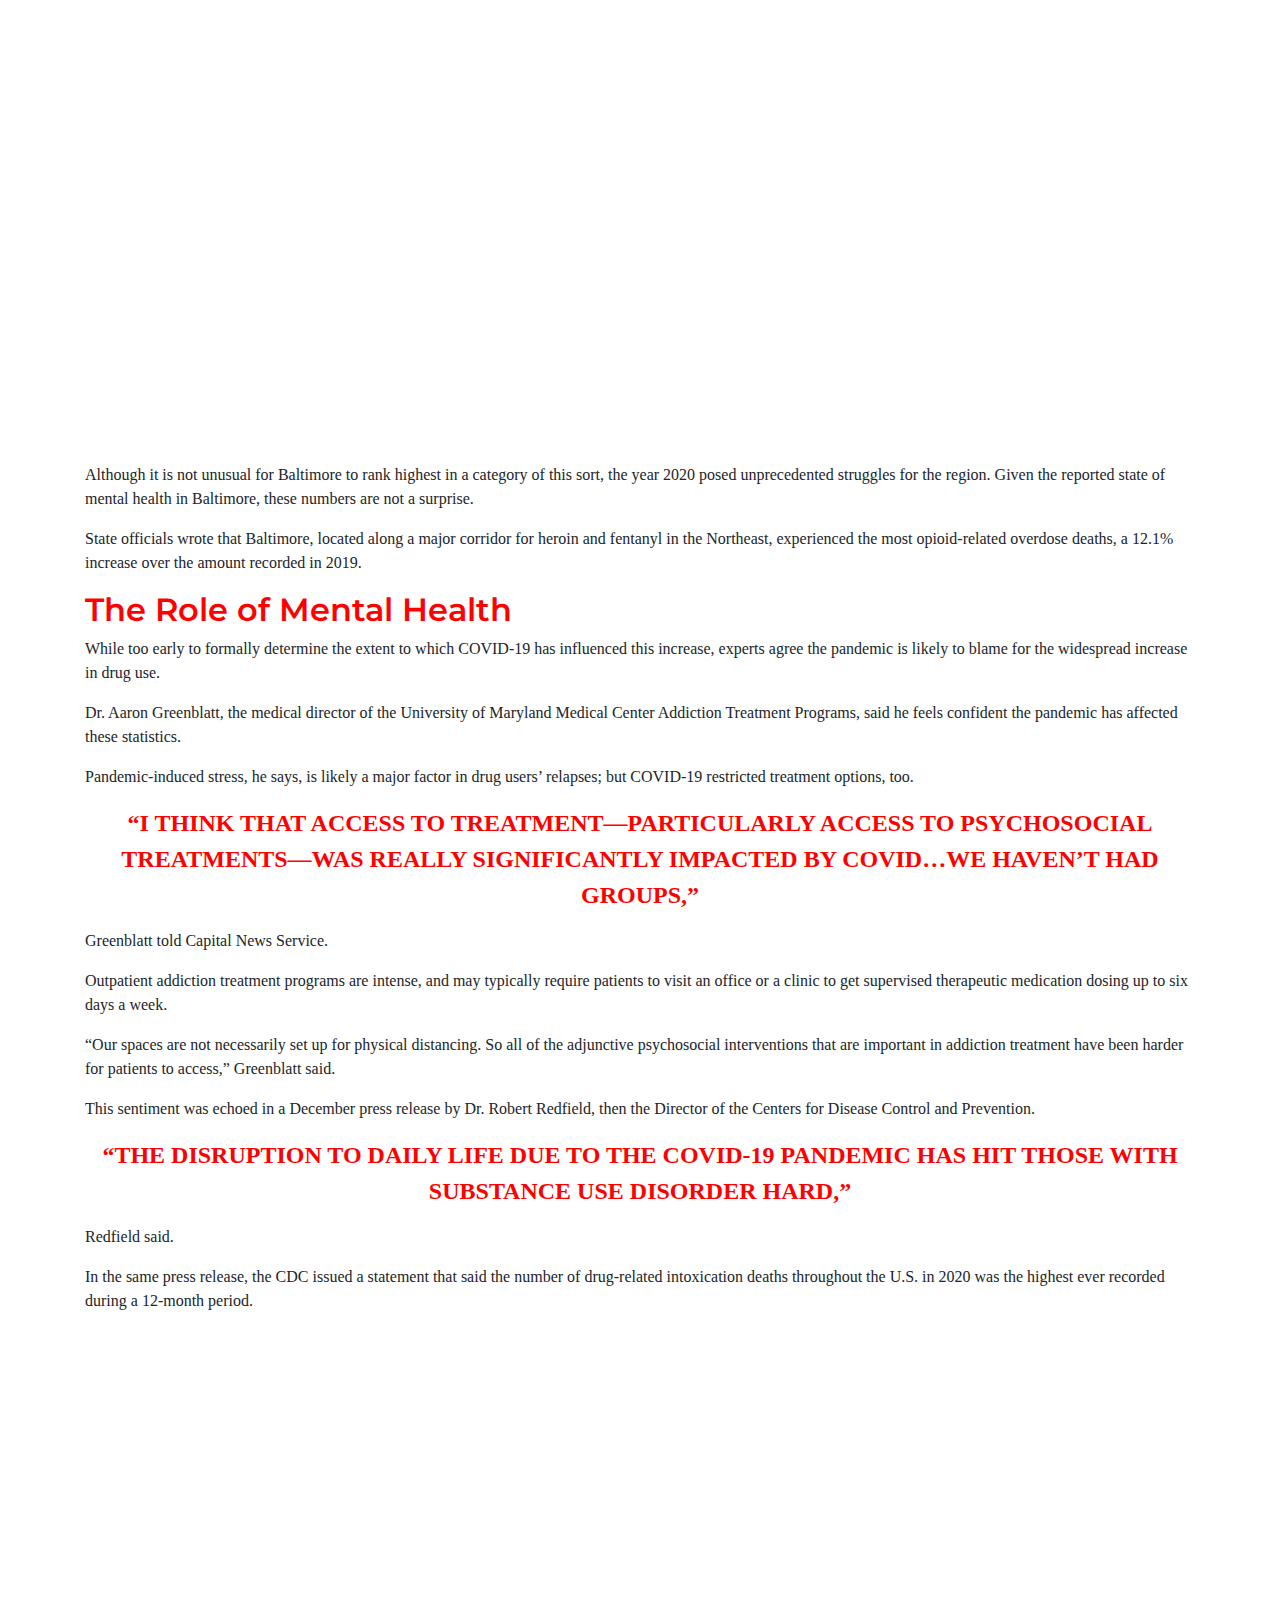
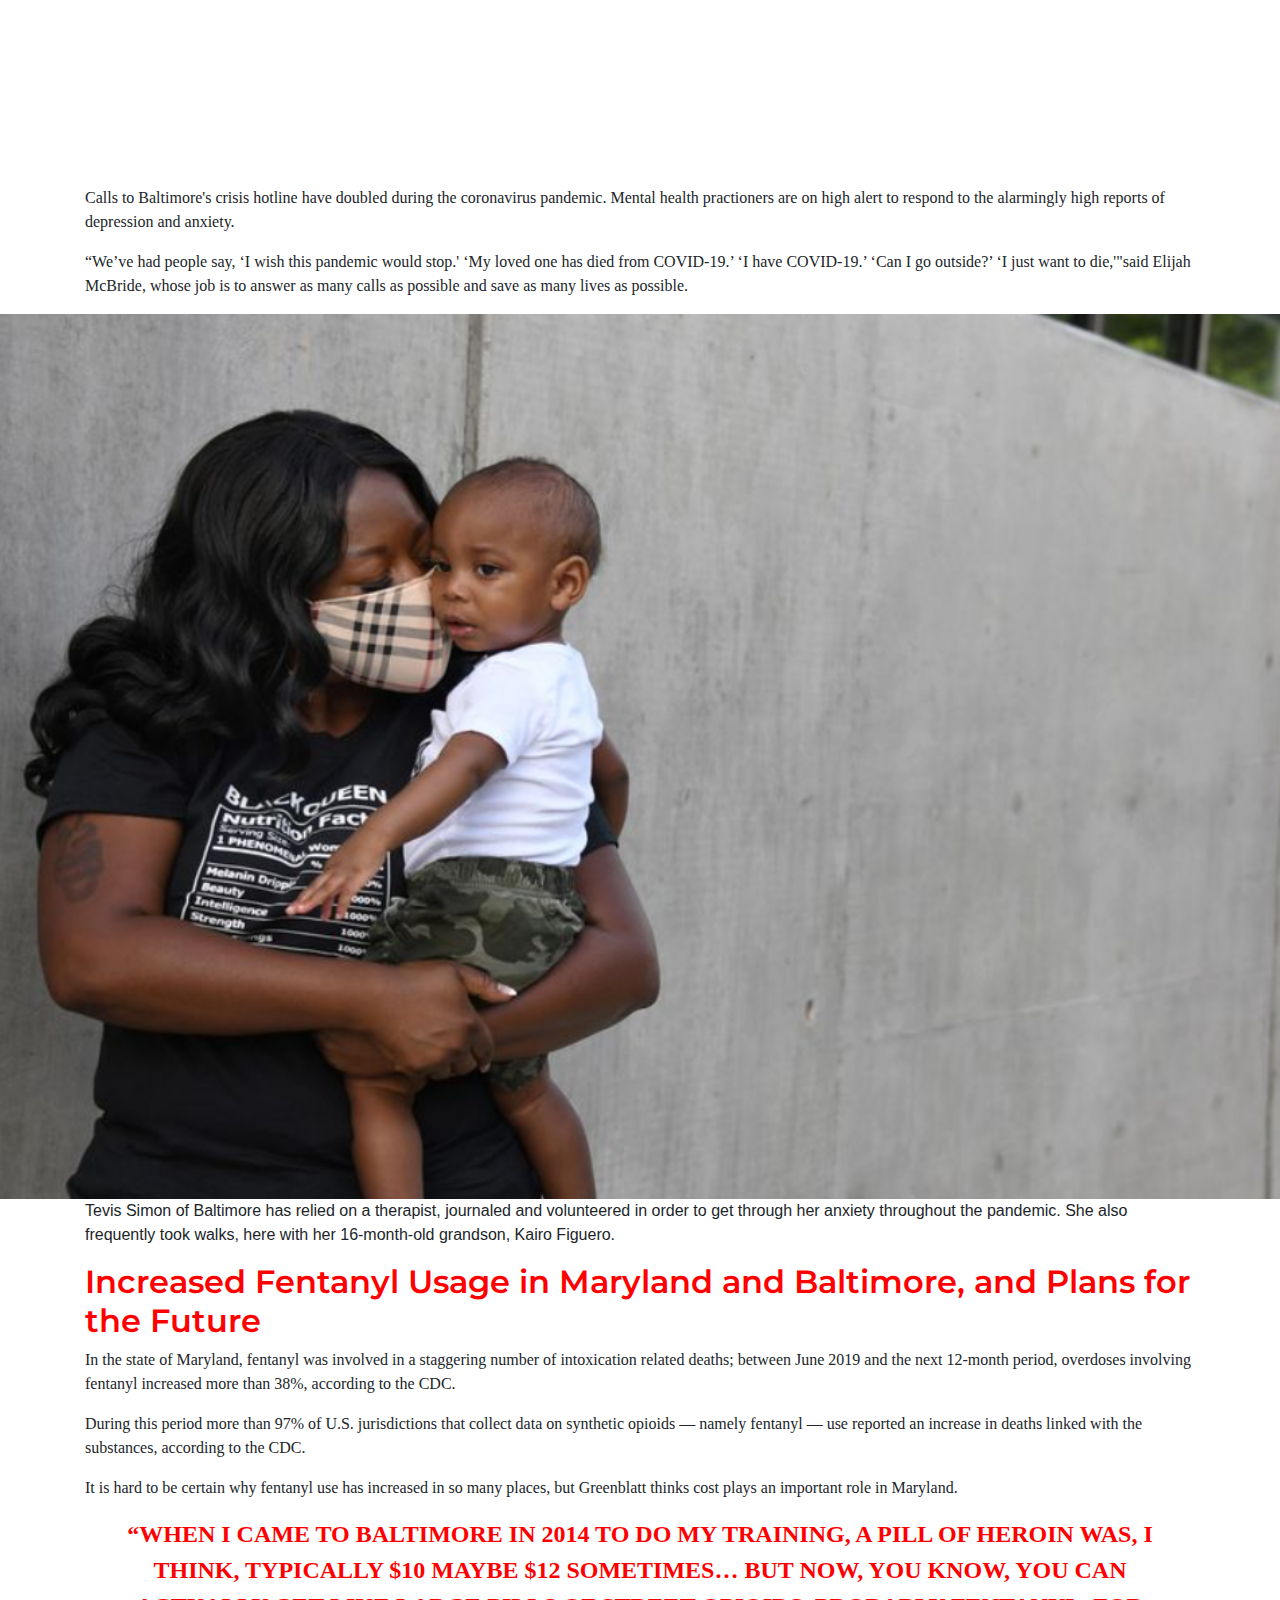
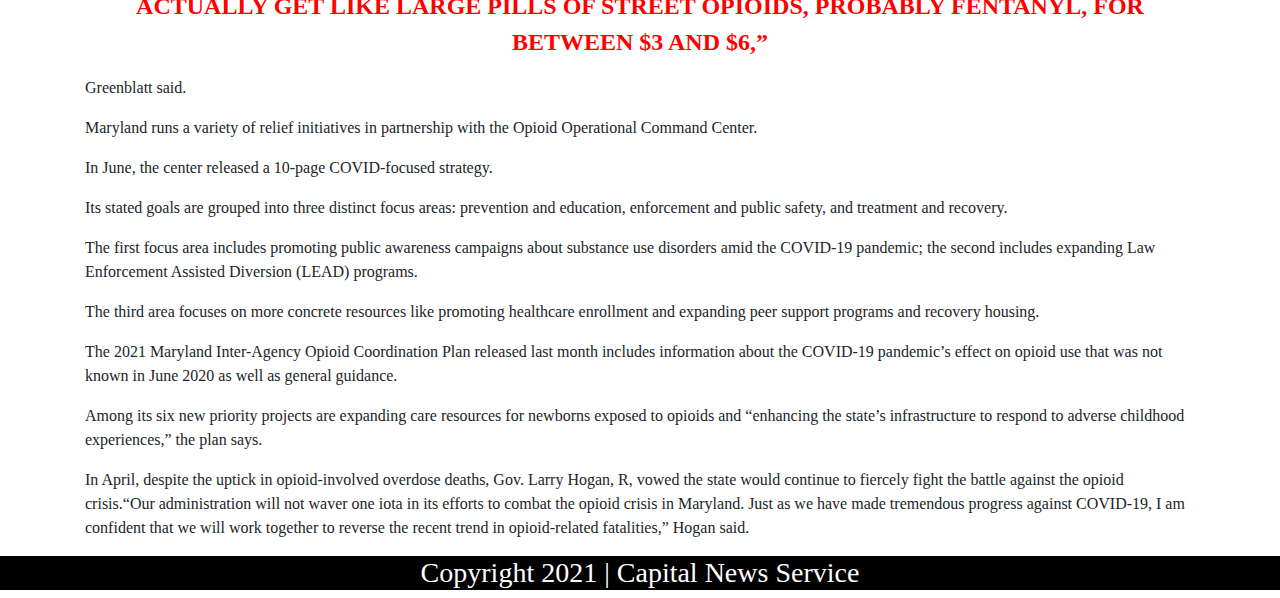
<file: multimedia-final-project/index.html>
<!doctype html>

<html lang="en">
<head>
  <meta charset="utf-8">
  <meta name="viewport" content="width=device-width, initial-scale=1, shrink-to-fit=no"

  <title></title>
  <meta name="description" content="Merrill College of Journalsim, UMD">
  <meta name="author" content="Elizabeth Flood">

  <!--Bootstrap CSS -->
<link rel="stylesheet" href="https://stackpath.bootstrapcdn.com/bootstrap/4.4.1/css/bootstrap.min.css" integrity="sha384-Vkoo8x4CGsO3+Hhxv8T/Q5PaXtkKtu6ug5TOeNV6gBiFeWPGFN9MuhOf23Q9Ifjh" crossorigin="anonymous">

<!--My local stylesheet -->
  <link rel="stylesheet" type="text/css" href="style.css">

<!--Google Font Styles -->
  <link href="https://fonts.googleapis.com/css2?family=Montserrat:wght@300;400;700;800;900&display=swap" rel="stylesheet">


</head>

<body>

  <div class="row" id="header">
 <div class "col-md-12">
 <img src="page-topper.png"width="100%">

<!--Bootstrap NavBar start-->
<!--Bootstrap NavBar End-->

<div class="container">
  <h1 id="headline">Opioid use, fentanyl deaths spike amid pandemic</h1>
  <p id="byline">BY: CALLAN TANSILL-SUDDATH  -  APRIL 27, 2021
</p>
  <h2 id="chapter-headline">2020 Reveals a Heightened Overdose Rate Across Maryland</h2>

  <p>Preliminary data from 2020 reveals a dramatic increase in deaths linked with opioids in Maryland, particularly fentanyl; health officials blame the pandemic.</p>

  <p>The number of unintentional intoxication overdoses — those involving all drugs and alcohol — rose 18.7% to 2,773 in 2020 from 2,379 in 2019, according to data collected by the Maryland Department of Health..</p>

  <p>In more than 90% of cases, opioids were detected in bodies postmortem, the highest rate recorded in the state’s history of collecting this data.</p>
</div>
<img src="first-image.png"width="100%">
<div class="container">
  <figure>
  <figcaption>Queen Anne's County Opioid Sign Dedication on July 17, 2018. (Photo by Anthony DePanise of the Maryland Department of Public Safety and Correctional Services)
  </figcaption>
  </figure>

<!-- Chart of rising deaths cuz of drugs in 2020 --->
  <iframe title="Opioid-Related Unintentional Intoxication Fatalities in Maryland" aria-label="Column Chart" id="datawrapper-chart-OJj7Q" src="https://datawrapper.dwcdn.net/OJj7Q/2/" scrolling="no" frameborder="0" style="width: 0; min-width: 100% !important; border: none;" height="300"></iframe><script type="text/javascript">!function(){"use strict";window.addEventListener("message",(function(e){if(void 0!==e.data["datawrapper-height"]){var t=document.querySelectorAll("iframe");for(var a in e.data["datawrapper-height"])for(var r=0;r<t.length;r++){if(t[r].contentWindow===e.source)t[r].style.height=e.data["datawrapper-height"][a]+"px"}}}))}();
</script>

  <p> What is particularly both striking and disheartening about this data is the fact that there was actually a decrease in the number of fatalities from 2018 to 2019 (2,143 to 2,106). However; come 2020, that progress was out the window with close to a 400 fatality increase.</p>

  <h2 id="chapter-headline">Baltimore City Suffers the Most from this Trend</h2>
  <p>The counties of Baltimore City, and Baltimore County were especially affected by the 2020 calendar year in terms of opioid related intoxication deaths and mental health for that matter. </p>
</div>
<img src="image2.png"width="100%">
<div class="container">
  <figure>
  <figcaption>Dante Barksdale sits on the abandoned row-houses and broken roads of West Baltimore, the most dangerous streets in America.
  </figcaption>
  </figure>

  <p>The state of Baltimore before the pandemic was depressing. After lockdowns and isolation the city has been suffering more than ever. Kids cannot go outside to play, and parents cannot go to work.</p>

<!-- Map of County Deaths -->
<iframe title="Reported Opioid-Related Intoxication Deaths by Maryland Counties" aria-label="Map" id="datawrapper-chart-bFZ06" src="https://datawrapper.dwcdn.net/bFZ06/3/" scrolling="no" frameborder="0" style="width: 0; min-width: 100% !important; border: none;" height="457"></iframe><script type="text/javascript">!function(){"use strict";window.addEventListener("message",(function(e){if(void 0!==e.data["datawrapper-height"]){var t=document.querySelectorAll("iframe");for(var a in e.data["datawrapper-height"])for(var r=0;r<t.length;r++){if(t[r].contentWindow===e.source)t[r].style.height=e.data["datawrapper-height"][a]+"px"}}}))}();
</script>

  <p>Although it is not unusual for Baltimore to rank highest in a category of this sort, the year 2020 posed unprecedented struggles for the region. Given the reported state of mental health in Baltimore, these numbers are not a surprise.</p>

  <p>State officials wrote that Baltimore, located along a major corridor for heroin and fentanyl in the Northeast, experienced the most opioid-related overdose deaths, a 12.1% increase over the amount recorded in 2019.</p>

  <h2 id="chapter-headline">The Role of Mental Health</h2>
  <p>While too early to formally determine the extent to which COVID-19  has influenced this increase, experts agree the pandemic is likely to blame for the widespread increase in drug use.</p>

  <p>Dr. Aaron Greenblatt, the medical director of the University of Maryland Medical Center Addiction Treatment Programs, said he feels confident the pandemic has affected these statistics.</p>

  <p>Pandemic-induced stress, he says, is likely a major factor in drug users’ relapses; but COVID-19 restricted treatment options, too.</p>

<aside class="pquote">
  <blockquote>
  <p>“I think that access to treatment—particularly access to psychosocial treatments—was really significantly impacted by COVID…we haven’t had groups,” </p>
</blockquote>
</aside>
<p>Greenblatt told Capital News Service.</p>

  <p>Outpatient addiction treatment programs are intense, and may typically require patients to visit an office or a clinic to get supervised therapeutic medication dosing up to six days a week.</p>

  <p>“Our spaces are not necessarily set up for physical distancing. So all of the adjunctive psychosocial interventions that are important in addiction treatment have been harder for patients to access,” Greenblatt said.</p>

  <p>This sentiment was echoed in a December press release by Dr. Robert Redfield, then the Director of the Centers for Disease Control and Prevention.</p>

<aside class="pquote">
  <blockquote>
  <p>“The disruption to daily life due to the COVID-19 pandemic has hit those with substance use disorder hard,”</p>
</blockquote>
</aside>
<p>Redfield said.</p>

  <p>In the same press release, the CDC issued a statement that said the number of drug-related intoxication deaths throughout the U.S. in 2020 was the highest ever recorded during a 12-month period.</p>

<!--Calls to Baltimore (Mental Health) -->
  <iframe title="Calls to Baltimore Crisis Hotline " aria-label="Interactive line chart" id="datawrapper-chart-4nAj7" src="https://datawrapper.dwcdn.net/4nAj7/1/" scrolling="no" frameborder="0" style="width: 0; min-width: 100% !important; border: none;" height="450"></iframe><script type="text/javascript">!function(){"use strict";window.addEventListener("message",(function(e){if(void 0!==e.data["datawrapper-height"]){var t=document.querySelectorAll("iframe");for(var a in e.data["datawrapper-height"])for(var r=0;r<t.length;r++){if(t[r].contentWindow===e.source)t[r].style.height=e.data["datawrapper-height"][a]+"px"}}}))}();
</script>

  <p>Calls to Baltimore's crisis hotline have doubled during the coronavirus pandemic. Mental health practioners are on high alert to respond to the alarmingly high reports of depression and anxiety.</p>

  <p>“We’ve had people say, ‘I wish this pandemic would stop.' ‘My loved one has died from COVID-19.’ ‘I have COVID-19.’ ‘Can I go outside?’ ‘I just want to die,'"said Elijah McBride, whose job is to answer as many calls as possible and save as many lives as possible.</p>

</div>
<img src="image3.png"width="100%">
<div class="container">
  <figure>
  <figcaption>Tevis Simon of Baltimore has relied on a therapist, journaled and volunteered in order to get through her anxiety throughout the pandemic. She also frequently took walks, here with her 16-month-old grandson, Kairo Figuero.
  </figcaption>
  </figure>
<h2 id="chapter-headline">Increased Fentanyl Usage in Maryland and Baltimore, and Plans for the Future</h2>
  <p>In the state of Maryland, fentanyl was involved in a staggering number of intoxication related deaths; between June 2019 and the next 12-month period, overdoses involving fentanyl increased more than 38%, according to the CDC.</p>

  <p>During this period more than 97% of U.S. jurisdictions that collect data on synthetic opioids — namely fentanyl — use reported an increase in deaths linked with the substances, according to the CDC.</p>

  <p>It is hard to be certain why fentanyl use has increased in so many places, but Greenblatt thinks cost plays an important role in Maryland.</p>

<aside class="pquote">
<blockquote>
  <p>“When I came to Baltimore in 2014 to do my training, a pill of heroin was, I think, typically $10 maybe $12 sometimes… but now, you know, you can actually get like large pills of street opioids, probably fentanyl, for between $3 and $6,”</p>
</blockquote>
</aside>
<p>Greenblatt said.</p>

  <p>Maryland runs a variety of relief initiatives in partnership with the Opioid Operational Command Center.</p>

  <p>In June, the center released a 10-page COVID-focused strategy.</p>

  <p>Its stated goals are grouped into three distinct focus areas: prevention and education, enforcement and public safety, and treatment and recovery.</p>

  <p>The first focus area includes promoting public awareness campaigns about substance use disorders amid the COVID-19 pandemic; the second includes expanding Law Enforcement Assisted Diversion (LEAD) programs.</p>

  <p>The third area focuses on more concrete resources like promoting healthcare enrollment and expanding peer support programs and recovery housing.</p>

  <p>The 2021 Maryland Inter-Agency Opioid Coordination Plan released last month includes information about the COVID-19 pandemic’s effect on opioid use that was not known in June 2020 as well as general guidance.</p>

  <p>Among its six new priority projects are expanding care resources for newborns exposed to opioids and “enhancing the state’s infrastructure to respond to adverse childhood experiences,” the plan says.</p>

  <p>In April, despite the uptick in opioid-involved overdose deaths, Gov. Larry Hogan, R, vowed the state would continue to fiercely fight the battle against the opioid crisis.“Our administration will not waver one iota in its efforts to combat the opioid crisis in Maryland. Just as we have made tremendous progress against COVID-19, I am confident that we will work together to reverse the recent trend in opioid-related fatalities,” Hogan said.</p>

</div>
<h3 id="footer">Copyright 2021 | Capital News Service</h3>



</div>
<!-- jQuery first, then Popper.js, then Bootstrap.js -->
<script src="https://code.jquery.com/jquery-3.4.1.slim.min.js" integrity="sha384-J6qa4849blE2+poT4WnyKhv5vZF5SrPo0iEjwBvKU7imGFAV0wwj1yYfoRSJoZ+n" crossorigin="anonymous"></script>
<script src="https://cdn.jsdelivr.net/npm/popper.js@1.16.0/dist/umd/popper.min.js" integrity="sha384-Q6E9RHvbIyZFJoft+2mJbHaEWldlvI9IOYy5n3zV9zzTtmI3UksdQRVvoxMfooAo" crossorigin="anonymous"></script>
<script src="https://stackpath.bootstrapcdn.com/bootstrap/4.4.1/js/bootstrap.min.js" integrity="sha384-wfSDF2E50Y2D1uUdj0O3uMBJnjuUD4Ih7YwaYd1iqfktj0Uod8GCExl3Og8ifwB6" crossorigin="anonymous"></script>
</body>

</html>
</file>
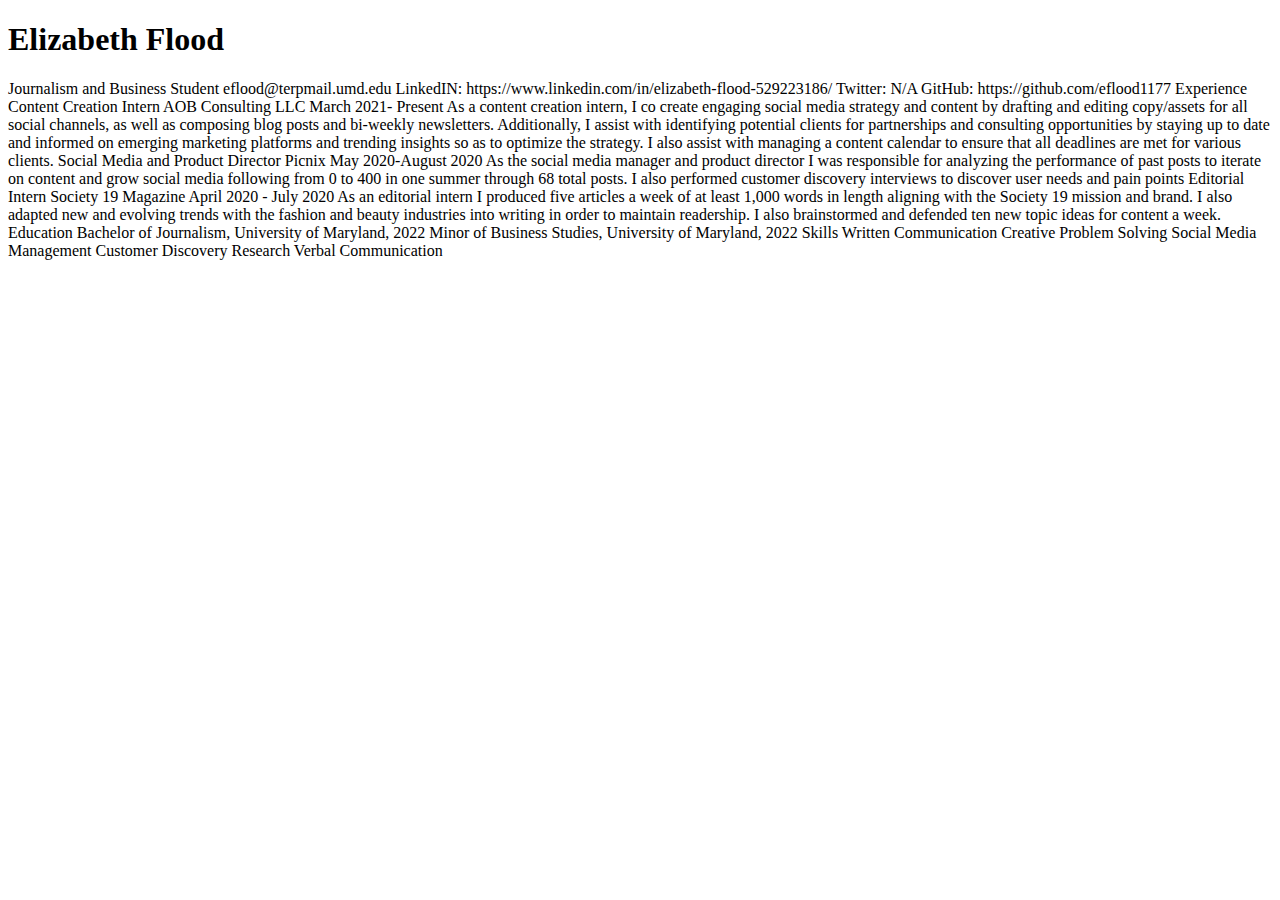
<file: Resume /index.html>
<!DOCTYPE HTML>
<html lang="en">

<head>

  <title>Elizabeth Flood's Resume</title>

</head>

<body>
<h1>Elizabeth Flood</h1>
Journalism and Business Student
eflood@terpmail.umd.edu
LinkedIN: https://www.linkedin.com/in/elizabeth-flood-529223186/
Twitter: N/A
GitHub:  https://github.com/eflood1177

Experience
Content Creation Intern
AOB Consulting LLC
March 2021- Present
As a content creation intern, I co create engaging social media strategy and content by drafting and editing copy/assets for all social channels, as well as composing blog posts and bi-weekly newsletters. Additionally, I assist with identifying potential clients for partnerships and consulting opportunities by staying up to date and informed on emerging marketing platforms and trending insights so as to optimize the strategy. I also assist with managing a content calendar to ensure that all deadlines are met for various clients.

Social Media and Product Director
Picnix
May 2020-August 2020
As the social media manager and product director I was responsible for analyzing the performance of past posts to iterate on content and grow social media following from 0 to 400 in one summer through 68 total posts. I also performed customer discovery interviews to discover user needs and pain points

Editorial Intern
Society 19 Magazine
April 2020 - July 2020
As an editorial intern I produced five articles a week of at least 1,000 words in length aligning with the Society 19 mission and brand. I also adapted new and evolving trends with the fashion and beauty industries into writing in order to maintain readership. I also brainstormed and defended ten new topic ideas for content a week.

Education

Bachelor of Journalism, University of Maryland, 2022
Minor of Business Studies, University of Maryland, 2022

Skills
Written Communication
Creative Problem Solving
Social Media Management
Customer Discovery Research
Verbal Communication


</body>


</html>
</file>
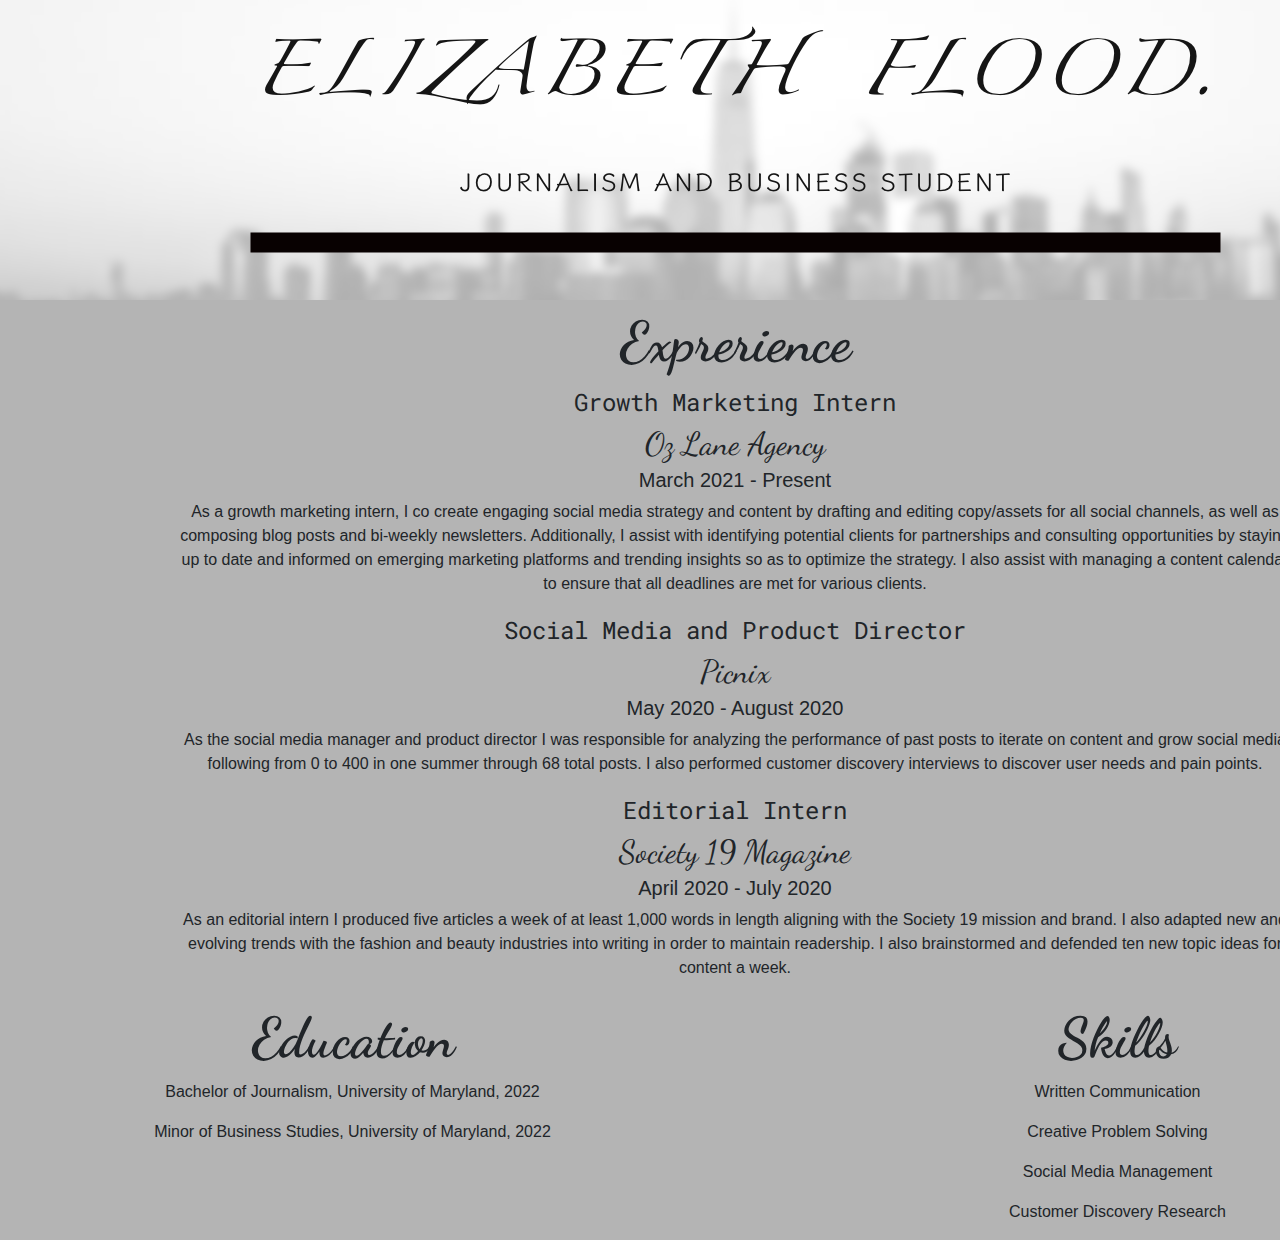
<file: resume-project/index.html>
<!doctype html>

<html lang="en">
<head>

  <title>Elizabeth Flood's Resume Site</title>
  <meta name="viewport" content="width=device-width, initial-scale=1, shrink-to-fit=no">

   <link rel="stylesheet" href="style.css" type="text/css">

   <link rel="stylesheet" href="https://stackpath.bootstrapcdn.com/bootstrap/4.5.2/css/bootstrap.min.css" integrity="sha384-JcKb8q3iqJ61gNV9KGb8thSsNjpSL0n8PARn9HuZOnIxN0hoP+VmmDGMN5t9UJ0Z" crossorigin="anonymous">

<!--Call in Google fonts here and in the CSS and use those in my design. -->
<link rel="preconnect" href="https://fonts.googleapis.com">
<link rel="preconnect" href="https://fonts.gstatic.com" crossorigin>
<link href="https://fonts.googleapis.com/css2?family=Dancing+Script:wght@400;700&family=Roboto+Mono:wght@400;700&display=swap" rel="stylesheet">

</head>

<body id="body">



<!-- This is my page topper-->
 <div class="row" id="header">
<div class "col-md-12">
<img src="page-topper.png">
<!-- end of my page topper -->

<!--Content of my resume-->
<div class="container">

<div class="row">

<div class="col" id="resume">

<!--Experience -->
<div class="sectionheader">Exprerience</div>

<div class="jobtitle">Growth Marketing Intern</div>
<div class="organization">Oz Lane Agency</div>
<h5>March 2021 - Present</h5>
<p> As a growth marketing intern, I co create engaging social media strategy and content by drafting and editing copy/assets for all social channels, as well as composing blog posts and bi-weekly newsletters. Additionally, I assist with identifying potential clients for partnerships and consulting opportunities by staying up to date and informed on emerging marketing platforms and trending insights so as to optimize the strategy. I also assist with managing a content calendar to ensure that all deadlines are met for various clients.</p>

<div class="jobtitle">Social Media and Product Director</div>
<div class="organization">Picnix</div>
<h5>May 2020 - August 2020</h5>
<p> As the social media manager and product director I was responsible for analyzing the performance of past posts to iterate on content and grow social media following from 0 to 400 in one summer through 68 total posts. I also performed customer discovery interviews to discover user needs and pain points.</p>

<div class="jobtitle">Editorial Intern</div>
<div class="organization">Society 19 Magazine</div>
<h5>April 2020 - July 2020</h5>
<p> As an editorial intern I produced five articles a week of at least 1,000 words in length aligning with the Society 19 mission and brand. I also adapted new and evolving trends with the fashion and beauty industries into writing in order to maintain readership. I also brainstormed and defended ten new topic ideas for content a week.</p>
</div>
</div>
</div>

<!--Education-->
<div class="row">
<div class="col-md-6" id="resume">
<div class="sectionheader">Education</div>

<p>Bachelor of Journalism, University of Maryland, 2022</p>
<p>Minor of Business Studies, University of Maryland, 2022</p>
</div>

<!-- Skills Section -->
<div class="col-md-6" id="resume">
<div class="sectionheader">Skills</div>

<p>Written Communication</p>

<p>Creative Problem Solving</p>

<p>Social Media Management</p>

<p>Customer Discovery Research</p>

</div>
</div>



<!--This one closes the container. Everything below it can be full screen width. -->
</div>




             <!--End of footer-->

<!-- Bootstrap JavaScript call-ins are here -->
<script src="https://cdn.jsdelivr.net/npm/bootstrap@5.0.2/dist/js/bootstrap.bundle.min.js" integrity="sha384-MrcW6ZMFYlzcLA8Nl+NtUVF0sA7MsXsP1UyJoMp4YLEuNSfAP+JcXn/tWtIaxVXM" crossorigin="anonymous"></script>
</body>

</html>
</file>
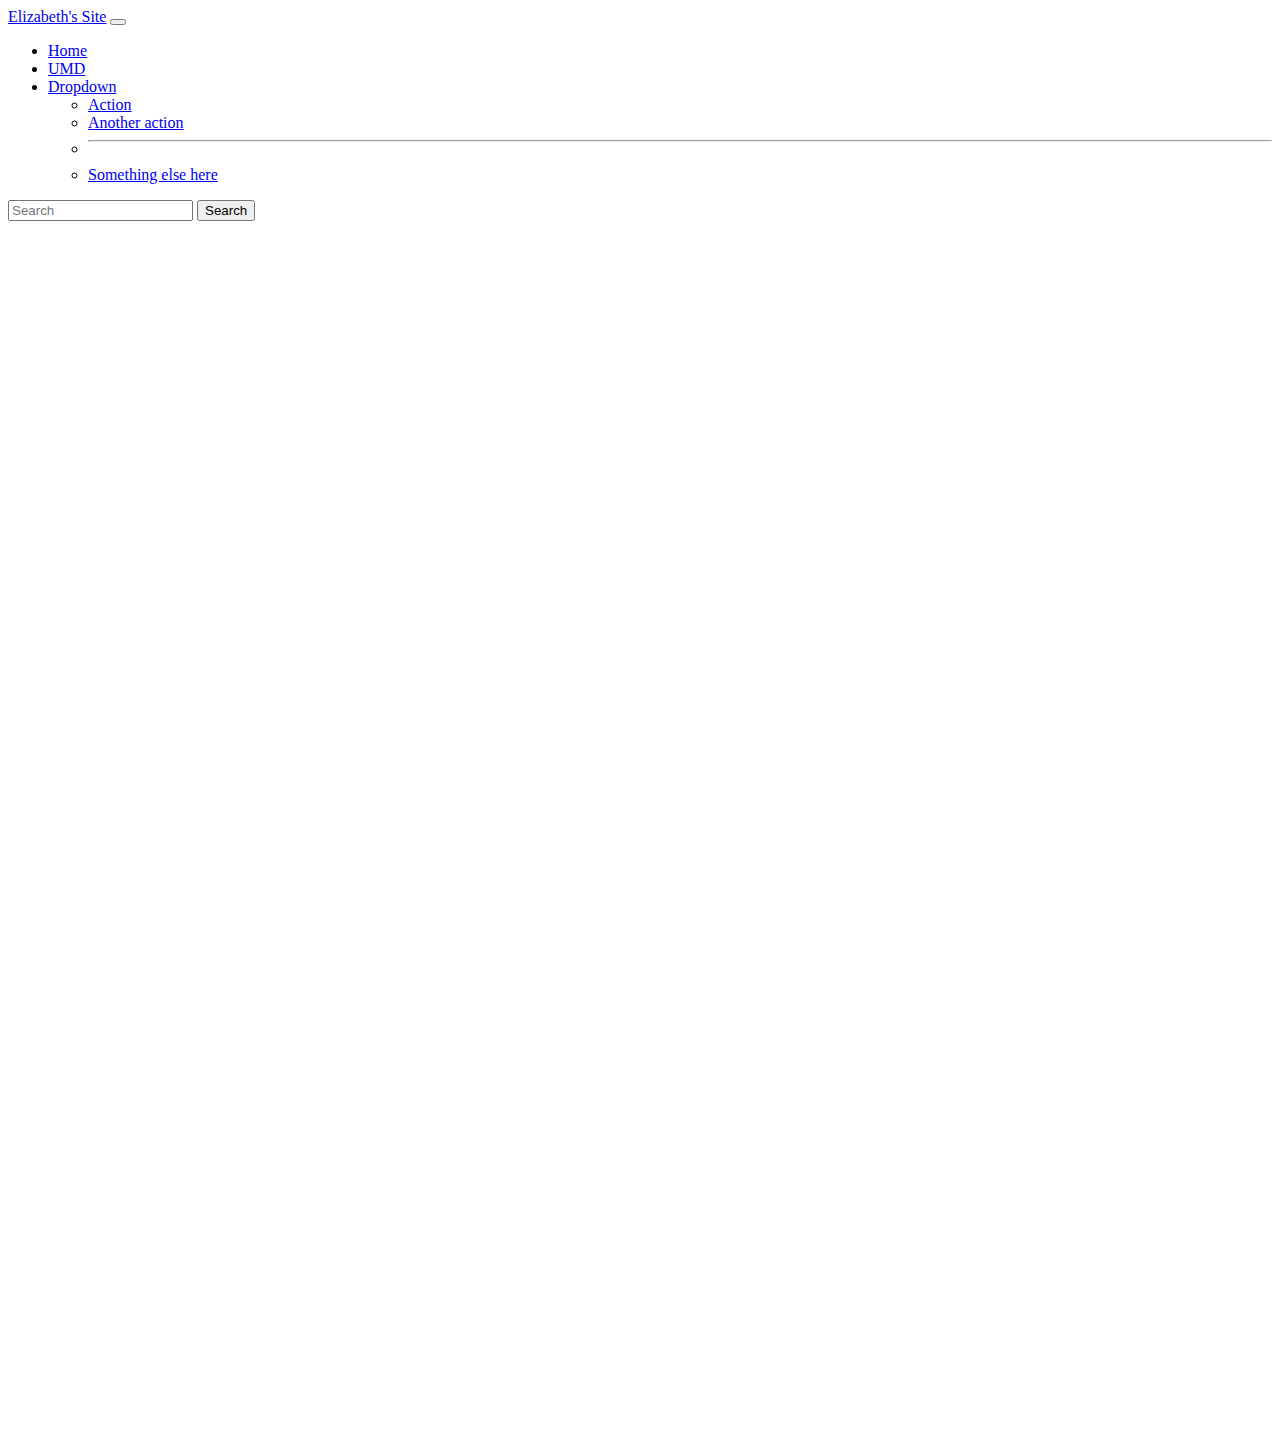
<file: data-viz-project/data-viz-project.html>
<!doctype html>

<html lang="en">
<head>

  <title>Elizabeth's Bootstap Template</title>
  <link href="https://cdn.jsdelivr.net/npm/bootstrap@5.0.2/dist/css/bootstrap.min.css" rel="stylesheet" integrity="sha384-EVSTQN3/azprG1Anm3QDgpJLIm9Nao0Yz1ztcQTwFspd3yD65VohhpuuCOmLASjC" crossorigin="anonymous">


</head>

<body>

<!--Bootstrap NavBar start-->
  <nav class="navbar navbar-expand-lg navbar-light bg-light">
  <div class="container-fluid">
    <a class="navbar-brand" href="#">Elizabeth's Site</a>
    <button class="navbar-toggler" type="button" data-bs-toggle="collapse" data-bs-target="#navbarSupportedContent" aria-controls="navbarSupportedContent" aria-expanded="false" aria-label="Toggle navigation">
      <span class="navbar-toggler-icon"></span>
    </button>
    <div class="collapse navbar-collapse" id="navbarSupportedContent">
      <ul class="navbar-nav me-auto mb-2 mb-lg-0">
        <li class="nav-item">
          <a class="nav-link active" aria-current="page" href="#">Home</a>
        </li>
        <li class="nav-item">
          <a class="nav-link" href="https://umd.edu">UMD</a>
        </li>
        <li class="nav-item dropdown">
          <a class="nav-link dropdown-toggle" href="#" id="navbarDropdown" role="button" data-bs-toggle="dropdown" aria-expanded="false">
            Dropdown
          </a>
          <ul class="dropdown-menu" aria-labelledby="navbarDropdown">
            <li><a class="dropdown-item" href="#">Action</a></li>
            <li><a class="dropdown-item" href="#">Another action</a></li>
            <li><hr class="dropdown-divider"></li>
            <li><a class="dropdown-item" href="#">Something else here</a></li>
          </ul>
        </li>
      </ul>
      <form class="d-flex">
        <input class="form-control me-2" type="search" placeholder="Search" aria-label="Search">
        <button class="btn btn-outline-success" type="submit">Search</button>
      </form>
    </div>
  </div>
</nav>
<!--Bootstrap NavBar End-->
<! -- Java Script -->
<script src="https://cdn.jsdelivr.net/npm/bootstrap@5.0.2/dist/js/bootstrap.bundle.min.js" integrity="sha384-MrcW6ZMFYlzcLA8Nl+NtUVF0sA7MsXsP1UyJoMp4YLEuNSfAP+JcXn/tWtIaxVXM" crossorigin="anonymous"></script>
</body>

<!-- First Chart -->
<iframe title="Reports of Poor Mental Health Days in Queen Anne's County, MD from 2018-2020" aria-label="Interactive line chart" id="datawrapper-chart-Dl7qb" src="https://datawrapper.dwcdn.net/Dl7qb/1/" scrolling="no" frameborder="0" style="width: 0; min-width: 100% !important; border: none;" height="400"></iframe><script type="text/javascript">!function(){"use strict";window.addEventListener("message",(function(e){if(void 0!==e.data["datawrapper-height"]){var t=document.querySelectorAll("iframe");for(var a in e.data["datawrapper-height"])for(var r=0;r<t.length;r++){if(t[r].contentWindow===e.source)t[r].style.height=e.data["datawrapper-height"][a]+"px"}}}))}();
</script>

<!-- Second Bar Chart -->
<iframe title="Reports of Poor Mental Health Days from 2018-2020 in Queen Annes County vs. the State of Maryland" aria-label="Grouped Bars" id="datawrapper-chart-RkmWS" src="https://datawrapper.dwcdn.net/RkmWS/1/" scrolling="no" frameborder="0" style="width: 0; min-width: 100% !important; border: none;" height="333"></iframe><script type="text/javascript">!function(){"use strict";window.addEventListener("message",(function(e){if(void 0!==e.data["datawrapper-height"]){var t=document.querySelectorAll("iframe");for(var a in e.data["datawrapper-height"])for(var r=0;r<t.length;r++){if(t[r].contentWindow===e.source)t[r].style.height=e.data["datawrapper-height"][a]+"px"}}}))}();
</script>

<!-- Map -->
<iframe title="Opioid-Related Intoxication Deaths by Maryland Counties" aria-label="Map" id="datawrapper-chart-bFZ06" src="https://datawrapper.dwcdn.net/bFZ06/1/" scrolling="no" frameborder="0" style="width: 0; min-width: 100% !important; border: none;" height="457"></iframe><script type="text/javascript">!function(){"use strict";window.addEventListener("message",(function(e){if(void 0!==e.data["datawrapper-height"]){var t=document.querySelectorAll("iframe");for(var a in e.data["datawrapper-height"])for(var r=0;r<t.length;r++){if(t[r].contentWindow===e.source)t[r].style.height=e.data["datawrapper-height"][a]+"px"}}}))}();
</script>

</html>
</file>
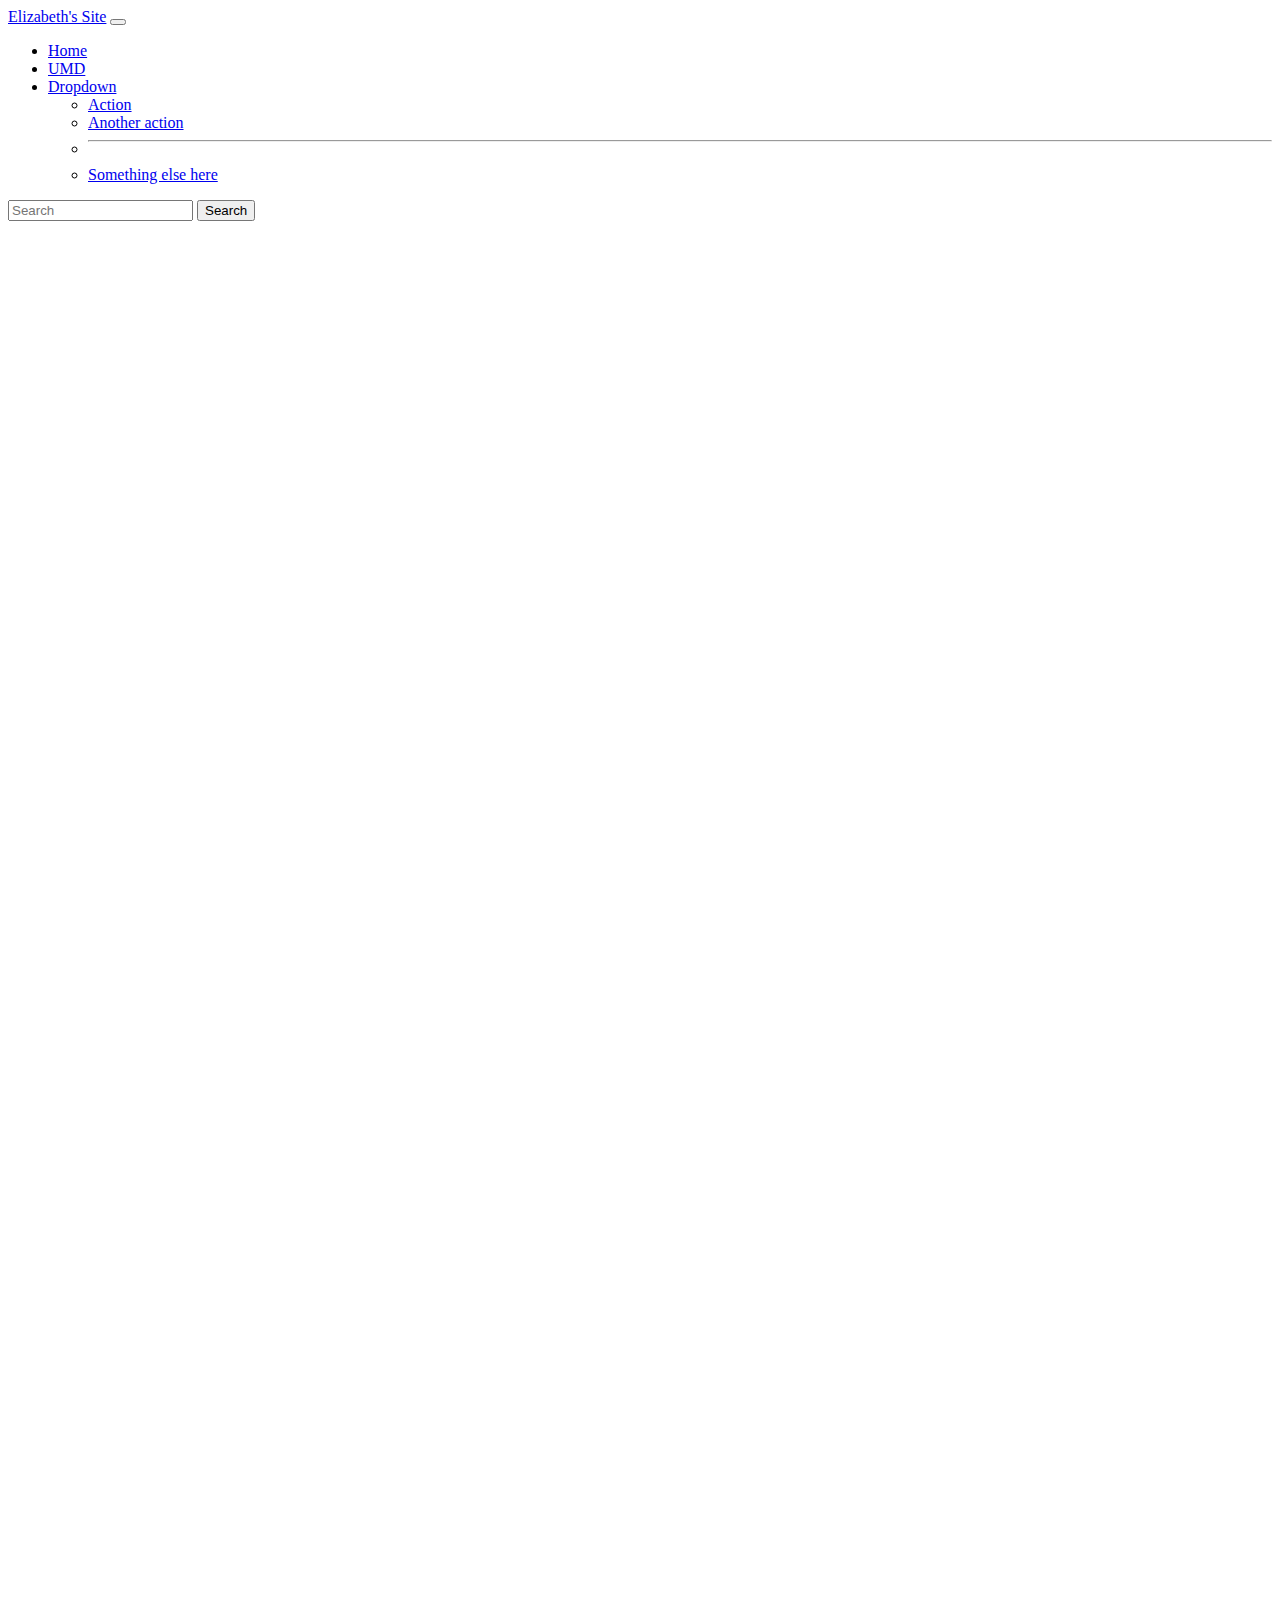
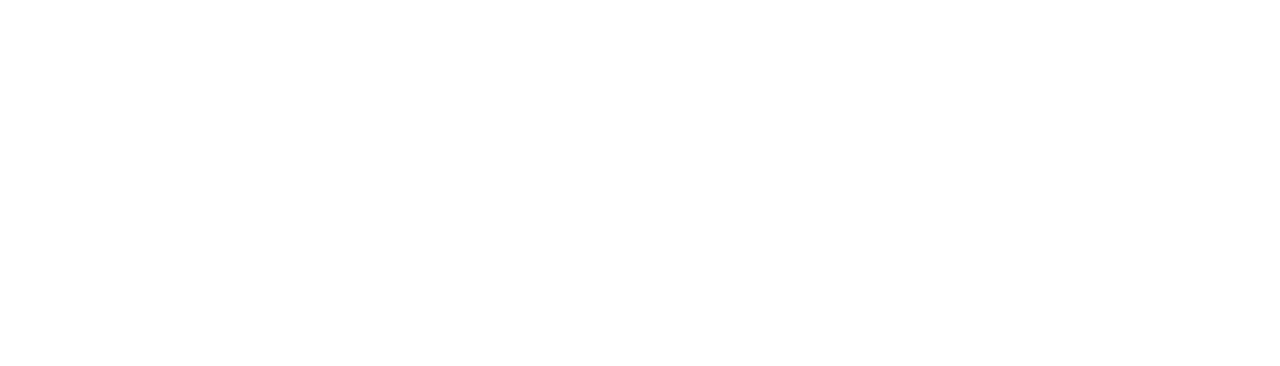
<file: data-viz/inclass-graphics.html>
<!doctype html>

<html lang="en">
<head>

  <title>Elizabeth's Bootstap Template</title>
  <link href="https://cdn.jsdelivr.net/npm/bootstrap@5.0.2/dist/css/bootstrap.min.css" rel="stylesheet" integrity="sha384-EVSTQN3/azprG1Anm3QDgpJLIm9Nao0Yz1ztcQTwFspd3yD65VohhpuuCOmLASjC" crossorigin="anonymous">


</head>

<body>
<!--Bootstrap NavBar start-->
  <nav class="navbar navbar-expand-lg navbar-light bg-light">
  <div class="container-fluid">
    <a class="navbar-brand" href="#">Elizabeth's Site</a>
    <button class="navbar-toggler" type="button" data-bs-toggle="collapse" data-bs-target="#navbarSupportedContent" aria-controls="navbarSupportedContent" aria-expanded="false" aria-label="Toggle navigation">
      <span class="navbar-toggler-icon"></span>
    </button>
    <div class="collapse navbar-collapse" id="navbarSupportedContent">
      <ul class="navbar-nav me-auto mb-2 mb-lg-0">
        <li class="nav-item">
          <a class="nav-link active" aria-current="page" href="#">Home</a>
        </li>
        <li class="nav-item">
          <a class="nav-link" href="https://umd.edu">UMD</a>
        </li>
        <li class="nav-item dropdown">
          <a class="nav-link dropdown-toggle" href="#" id="navbarDropdown" role="button" data-bs-toggle="dropdown" aria-expanded="false">
            Dropdown
          </a>
          <ul class="dropdown-menu" aria-labelledby="navbarDropdown">
            <li><a class="dropdown-item" href="#">Action</a></li>
            <li><a class="dropdown-item" href="#">Another action</a></li>
            <li><hr class="dropdown-divider"></li>
            <li><a class="dropdown-item" href="#">Something else here</a></li>
          </ul>
        </li>
      </ul>
      <form class="d-flex">
        <input class="form-control me-2" type="search" placeholder="Search" aria-label="Search">
        <button class="btn btn-outline-success" type="submit">Search</button>
      </form>
    </div>
  </div>
</nav>
<!--Bootstrap NavBar End-->

<script src="https://cdn.jsdelivr.net/npm/bootstrap@5.0.2/dist/js/bootstrap.bundle.min.js" integrity="sha384-MrcW6ZMFYlzcLA8Nl+NtUVF0sA7MsXsP1UyJoMp4YLEuNSfAP+JcXn/tWtIaxVXM" crossorigin="anonymous"></script>

<!-- Line Graph -->
<iframe title="Indoor and outdoor heat index during Baltimore heat wave, July 16-22, 2019[ Insert title here ]" aria-label="Interactive line chart" id="datawrapper-chart-4m36Y" src="https://datawrapper.dwcdn.net/4m36Y/1/" scrolling="no" frameborder="0" style="width: 0; min-width: 100% !important; border: none;" height="400"></iframe><script type="text/javascript">!function(){"use strict";window.addEventListener("message",(function(e){if(void 0!==e.data["datawrapper-height"]){var t=document.querySelectorAll("iframe");for(var a in e.data["datawrapper-height"])for(var r=0;r<t.length;r++){if(t[r].contentWindow===e.source)t[r].style.height=e.data["datawrapper-height"][a]+"px"}}}))}();
</script>

<!-- Bar Chart -->
<iframe title="Heat-Related Deaths in Baltimore and Maryland" aria-label="Grouped Bars" id="datawrapper-chart-UXmJl" src="https://datawrapper.dwcdn.net/UXmJl/1/" scrolling="no" frameborder="0" style="width: 0; min-width: 100% !important; border: none;" height="470"></iframe><script type="text/javascript">!function(){"use strict";window.addEventListener("message",(function(e){if(void 0!==e.data["datawrapper-height"]){var t=document.querySelectorAll("iframe");for(var a in e.data["datawrapper-height"])for(var r=0;r<t.length;r++){if(t[r].contentWindow===e.source)t[r].style.height=e.data["datawrapper-height"][a]+"px"}}}))}();
</script>

<!-- Scatterplot -->
<iframe title="The relationship between summer temperature and poverty in Baltimore" aria-label="chart" id="datawrapper-chart-fwh1U" src="https://datawrapper.dwcdn.net/fwh1U/1/" scrolling="no" frameborder="0" style="width: 0; min-width: 100% !important; border: none;" height="400"></iframe><script type="text/javascript">!function(){"use strict";window.addEventListener("message",(function(e){if(void 0!==e.data["datawrapper-height"]){var t=document.querySelectorAll("iframe");for(var a in e.data["datawrapper-height"])for(var r=0;r<t.length;r++){if(t[r].contentWindow===e.source)t[r].style.height=e.data["datawrapper-height"][a]+"px"}}}))}();
</script>

<!-- Map -->
<iframe title="Projected number of extreme heat events in Maryland for the year 2040" aria-label="Map" id="datawrapper-chart-GneVn" src="https://datawrapper.dwcdn.net/GneVn/1/" scrolling="no" frameborder="0" style="width: 0; min-width: 100% !important; border: none;" height="451"></iframe><script type="text/javascript">!function(){"use strict";window.addEventListener("message",(function(e){if(void 0!==e.data["datawrapper-height"]){var t=document.querySelectorAll("iframe");for(var a in e.data["datawrapper-height"])for(var r=0;r<t.length;r++){if(t[r].contentWindow===e.source)t[r].style.height=e.data["datawrapper-height"][a]+"px"}}}))}();
</script>



</body>

</html>
</file>
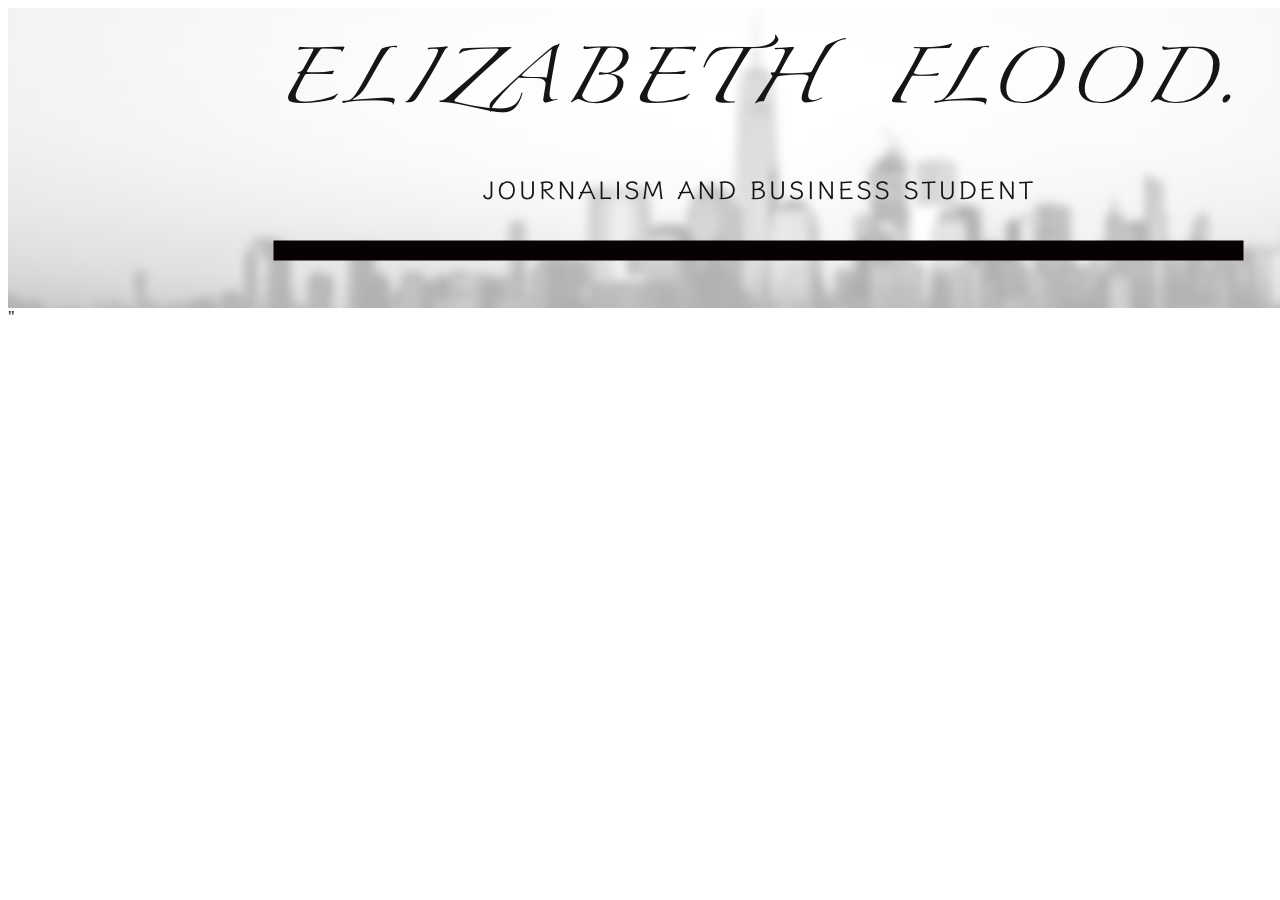
<file: resume/elizabeth-flood-resume.html>
<! <!doctype html>
<html lang="en">
<head>

  <title>Elizabeth's Resume Site</title>
  <link href="https://cdn.jsdelivr.net/npm/bootstrap@5.0.2/dist/css/bootstrap.min.css" rel="stylesheet" integrity="sha384-EVSTQN3/azprG1Anm3QDgpJLIm9Nao0Yz1ztcQTwFspd3yD65VohhpuuCOmLASjC" crossorigin="anonymous">
  <link rel="stylesheet" type="text/css" href="elizabeth-flood-resume-style.css">
  <img src="page-topper.png"</img>
  <link href="<link rel="preconnect" href="https://fonts.googleapis.com">
<link rel="preconnect" href="https://fonts.gstatic.com" crossorigin>
<link href="https://fonts.googleapis.com/css2?family=Open+Sans:ital,wght@0,300;0,400;0,600;0,700;0,800;1,300;1,400;1,600;1,700;1,800&display=swap" rel="stylesheet">"


</head>

<body>


<script src="https://cdn.jsdelivr.net/npm/bootstrap@5.0.2/dist/js/bootstrap.bundle.min.js" integrity="sha384-MrcW6ZMFYlzcLA8Nl+NtUVF0sA7MsXsP1UyJoMp4YLEuNSfAP+JcXn/tWtIaxVXM" crossorigin="anonymous"></script>
</body>

</html>
</file>
<file: climate-crisis-story/style.css>
.hero-container {
  position: relative;
  text-align: center;
  color: white;
}

.overlay {
  position: absolute;
  width:100%;
  top: 20%;
  background:#000;
  opacity:.9;
}

.hero-hed{
  margin:0 auto;
  font-size:3em;
  font-family: 'Montserrat', sans-serif;
  padding-bottom:10px;
  color:#a10001;
}
#title{
  text-align:center;
  color: #a10001;
  background-color: black;
  font-family: 'Montserrat', sans-serif;
}
#headline{
  font-size: 3em;
  font-weight: 300;
  text-align: center;
  font-family: 'Montserrat', sans-serif;
}

#byline{
  font-size:1em;
  font-family:'Montserrat', sans-serif;
  text-transform:uppercase;
  text-align:center;
}
p{
  font-family: Georgia, serif;
  line-height:180%
  font-size:1em;
}

  #footer{
    color:#e67d1d;
    background-color: black;
    font-size:0.5;
    font-weight:100;
    text-align:center;
    font-family:Georgia, serif;
   }

}

.pquote{
  font-family: 'Montserrat', sans-serif;
  text-transform: uppercase;
  font-size:1.5em;
  color: #e67d1d;
  font-weight: 700;
  text-align: center;
}

#subheading{
  font-family: 'Montserrat', sans-serif;
  color: #a10001;
}
.text-box{
  background-color: #fff;
  width: 80%;
  margin: 0 auto;
  border: solid #a10001 1px;
  margin-top:25px;
  margin-bottom:25px;

}

.text-box-title{
  font-family: 'Montserrat', sans-serif;
  font-size: 1.25em;
  text-align: center;
  color:	white;
  background: #a10001;;
}

.text-box-text{
  padding-left: 3em;
  padding-right: 3em;
  font-family: 'Montserrat', sans-serif;
  font-size: 1em;
  text-align: left;
  color:#303030;
}
</file>
<file: html-frame/style.css>
#headline{
  font-size: 3em;
  font-weight: 700;
  text-align: center;
  font-family: 'Montserrat', sans-serif;
}

#byline{
  font-size:1em;
  font-family:'Montserrat', sans-serif;
  text-transform:uppercase;
  text-align:center;
}

#chapter-headline{
  font-size:2em;
  font-weight:600;
  text-align:left;
  font-family:'Montserrat', sans-serif;
}

p{
  font-family: Georgia, serif;
  line-height:180%
  font-size: 1em;
}


#footer{
  color: white;
  background-color: black;
  color: white;
  font-size:1.5em;
  font-weight:100;
  text-align:center;
  font-family:Georgia, serif;
  text-transform:uppercase;
 }

 a:hover {
   color: gray;
}
</file>
<file: multimedia-final-project/style.css>
#headline{
  font-size: 3em;
  font-weight: 700;
  text-align: center;
  font-family: 'Montserrat', sans-serif;
}

#byline{
  font-size:1em;
  font-family:'Montserrat', sans-serif;
  text-transform:uppercase;
  text-align:center;
}

#chapter-headline{
  font-size:2em;
  font-weight:600;
  text-align:left;
  font-family:'Montserrat', sans-serif;
  color: #ff0000;.
}

p{
  font-family: Georgia, serif;
  line-height:180%
  font-size: 1em;
}


#footer{
  color: white;
  background-color: black;
  color: white;
  font-size:0.5;
  font-weight:100;
  text-align:center;
  font-family:Georgia, serif;
 }

 a:hover {
   color: gray;
}

.pquote{
  font-family: 'Montserrat', sans-serif;
  text-transform: uppercase;
  font-size:1.5em;
  color: #ff0000;
  font-weight: 700;
  text-align: center;
}
</file>
<file: resume-project/style.css>
#body{
  background-color: #B4B4B4;
}
#resume{
  text-align: center;
}
.sectionheader{
  font-size: 3.5em;
  font-family: 'Dancing Script', cursive;
  font-weight: 700;
}

.jobtitle{
  font-size: 1.5em;
  font-family: 'Roboto Mono', monospace;
  font-weight: 400;
}

.organization{
  font-size:2.0em;
  font-family:'Dancing Script', cursive;
  font-weight: 100;
}

/*
font-family: 'Dancing Script', cursive;
font-family: 'Roboto Mono', monospace;
*/
</file>
<file: resume/elizabeth-flood-resume-style.css>
#body{
  background-color: #B4B4B4;
}

.sectionheader{
  font-size: 1.5em;
  font-family: 'Dancing Script', cursive;
  font-weight: 700;
}

/*
font-family: 'Dancing Script', cursive;
font-family: 'Roboto Mono', monospace;
*/
</file>
